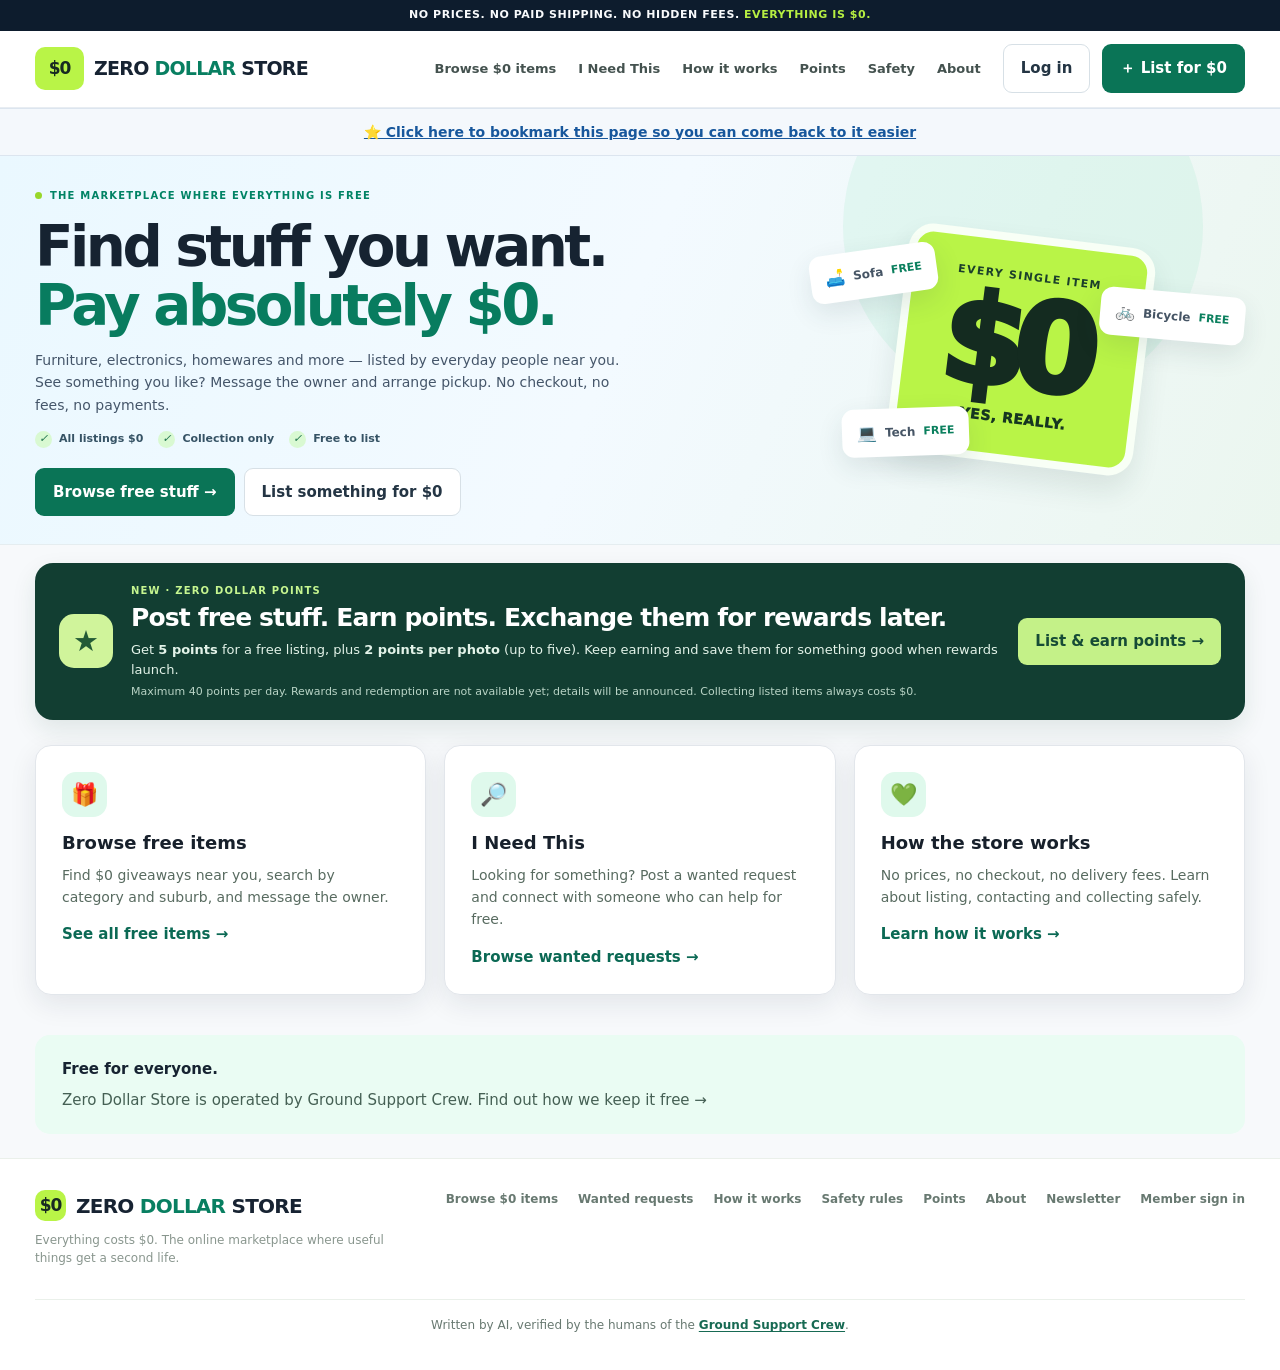
<file: index.html>
<!doctype html>
<html lang="en-AU">
<head>
<!-- Google tag (gtag.js) -->
<script async src="https://www.googletagmanager.com/gtag/js?id=G-P8K5Z5W0C9"></script>
<script>
  window.dataLayer = window.dataLayer || [];
  function gtag(){dataLayer.push(arguments);}
  gtag('js', new Date());
  gtag('config', 'G-P8K5Z5W0C9');
</script>

<script async src="https://pagead2.googlesyndication.com/pagead/js/adsbygoogle.js?client=ca-pub-9787434995644987"
     crossorigin="anonymous"></script>
  <meta charset="utf-8">
  <meta name="viewport" content="width=device-width, initial-scale=1">
  <meta name="theme-color" content="#123f36">
  <meta name="description" content="Zero Dollar Store — find and give away items for $0 in Australia.">
  <title>Home | Zero Dollar Store</title>
  <link rel="stylesheet" href="assets/styles.css?v=20261021-linkfix">
</head>
<body data-page="home">
  <div class="announcement">NO PRICES. NO PAID SHIPPING. NO HIDDEN FEES. <span>EVERYTHING IS $0.</span></div>
  <header class="header">
    <div class="container header-row">
      <a class="brand" href="index.html" aria-label="Zero Dollar Store home"><span class="brand-emblem" aria-hidden="true">$0</span><span class="brand-name">ZERO <strong>DOLLAR</strong> STORE</span></a>
      <nav class="nav" aria-label="Main navigation"><a href="browse.html">Browse $0 items</a><a href="wanted.html">I Need This</a><a href="how-it-works.html">How it works</a><a href="points.html">Points</a><a href="safety.html">Safety</a><a href="about.html">About</a></nav>
      <div class="header-actions"><button class="btn btn-ghost" id="loginTop">Log in</button><button class="btn btn-ghost" id="adminBell" type="button" hidden title="Administrator reviews">🛡️ Admin <span id="adminPendingCount">0</span></button><button class="btn" id="postTop">＋ List for $0</button><button class="mobile-menu" aria-label="Open navigation" id="mobileMenu">☰</button></div>
    </div>
  </header>
<div class="gsc-bookmark" style="text-align:center;padding:12px 16px;background:#f4f8fc;border-block:1px solid #dce5ef"><button type="button" class="gsc-bookmark-button" style="background:none;border:0;color:#17579c;text-decoration:underline;font:600 14px system-ui;cursor:pointer">⭐ Click here to bookmark this page so you can come back to it easier</button><p class="gsc-bookmark-help" role="status" aria-live="polite" style="display:none;font:14px/1.5 system-ui;margin:8px auto 0;max-width:600px"></p></div><main id="top">
    <div class="hero-wrap"><div class="container hero">
  <div class="hero-copy"><div class="eyebrow">THE MARKETPLACE WHERE EVERYTHING IS FREE</div><h1>Find stuff you want.<br><em>Pay absolutely $0.</em></h1><p class="hero-description">Furniture, electronics, homewares and more — listed by everyday people near you. See something you like? Message the owner and arrange pickup. No checkout, no fees, no payments.</p><div class="hero-features"><span><i class="check">✓</i> All listings $0</span><span><i class="check">✓</i> Collection only</span><span><i class="check">✓</i> Free to list</span></div><div class="hero-links"><a class="btn" href="browse.html">Browse free stuff →</a><button class="btn btn-ghost" id="heroPost" type="button">List something for $0</button></div></div>
  <div class="hero-graphic"><div class="zero-sign"><div class="zero-top">EVERY SINGLE ITEM</div><div class="zero-price">$0</div><div class="zero-bottom">YES, REALLY.</div></div><div class="hero-small one">🛋️ <span>Sofa</span> <b>FREE</b></div><div class="hero-small two">🚲 <span>Bicycle</span> <b>FREE</b></div><div class="hero-small three">💻 <span>Tech</span> <b>FREE</b></div></div>
</div></div>
<div class="container">
  <section class="points-promo" aria-label="Earn Zero Dollar Points by listing free items">
    <div class="points-promo-icon" aria-hidden="true">★</div>
    <div class="points-promo-copy">
      <div class="points-promo-kicker">New · Zero Dollar Points</div>
      <h2>Post free stuff. Earn points. Exchange them for rewards later.</h2>
      <p>Get <strong>5 points</strong> for a free listing, plus <strong>2 points per photo</strong> (up to five). Keep earning and save them for something good when rewards launch.</p>
      <small>Maximum 40 points per day. Rewards and redemption are not available yet; details will be announced. Collecting listed items always costs $0.</small>
    </div>
    <button type="button" class="btn" id="pointsPost">List &amp; earn points →</button>
  </section>
</div>
<section class="container page-card-grid" aria-label="Explore Zero Dollar Store">
<a class="page-card" href="browse.html"><div class="step-icon">🎁</div><h3>Browse free items</h3><p>Find $0 giveaways near you, search by category and suburb, and message the owner.</p><span class="read-more">See all free items →</span></a>
<a class="page-card" href="wanted.html"><div class="step-icon">🔎</div><h3>I Need This</h3><p>Looking for something? Post a wanted request and connect with someone who can help for free.</p><span class="read-more">Browse wanted requests →</span></a>
<a class="page-card" href="how-it-works.html"><div class="step-icon">💚</div><h3>How the store works</h3><p>No prices, no checkout, no delivery fees. Learn about listing, contacting and collecting safely.</p><span class="read-more">Learn how it works →</span></a>
</section>
<div class="container page-note"><strong>Free for everyone.</strong><p>Zero Dollar Store is operated by <a href="https://GroundSupportCrew.com">Ground Support Crew</a>. <a href="about.html">Find out how we keep it free →</a></p></div>
</main>

  <footer class="footer"><div class="container footer-row"><div><a class="brand" href="index.html"><span class="brand-emblem" aria-hidden="true">$0</span><span class="brand-name">ZERO <strong>DOLLAR</strong> STORE</span></a><p>Everything costs $0. The online marketplace where useful things get a second life.</p></div><div class="footer-nav"><a href="browse.html">Browse $0 items</a><a href="wanted.html">Wanted requests</a><a href="how-it-works.html">How it works</a><a href="safety.html">Safety rules</a><a href="points.html">Points</a><a href="about.html">About</a><a href="newsletter.html">Newsletter</a><a href="#" id="footerSignIn">Member sign in</a></div></div><div class="container footer-operator" style="text-align:center">Written by AI, verified by the humans of the <a href="https://groundsupportcrew.com" target="_blank" rel="noopener noreferrer">Ground Support Crew</a>.</div></footer>
  <div class="overlay" id="modalOverlay" role="dialog" aria-modal="true" aria-label="Dialog"><div class="modal" id="modalBody"></div></div><div class="toast" id="toast" role="status" aria-live="polite"></div>
<script type="module" src="assets/app.js?v=20261021-linkfix"></script>
<script>(function(){let b=document.querySelector(".gsc-bookmark-button"),h=document.querySelector(".gsc-bookmark-help");if(!b||!h)return;b.onclick=function(){let a=navigator.userAgent||"";h.textContent=/iPhone|iPad|iPod/i.test(a)?"Tap Share, then Add Bookmark.":/Android/i.test(a)?"Open the browser menu and choose Add to bookmarks.":/Macintosh|Mac OS X/i.test(a)?"Press Command (⌘) + D to bookmark this page.":"Press Ctrl + D to bookmark this page.";h.style.display="block"}})();</script></body>
</html>
</file>
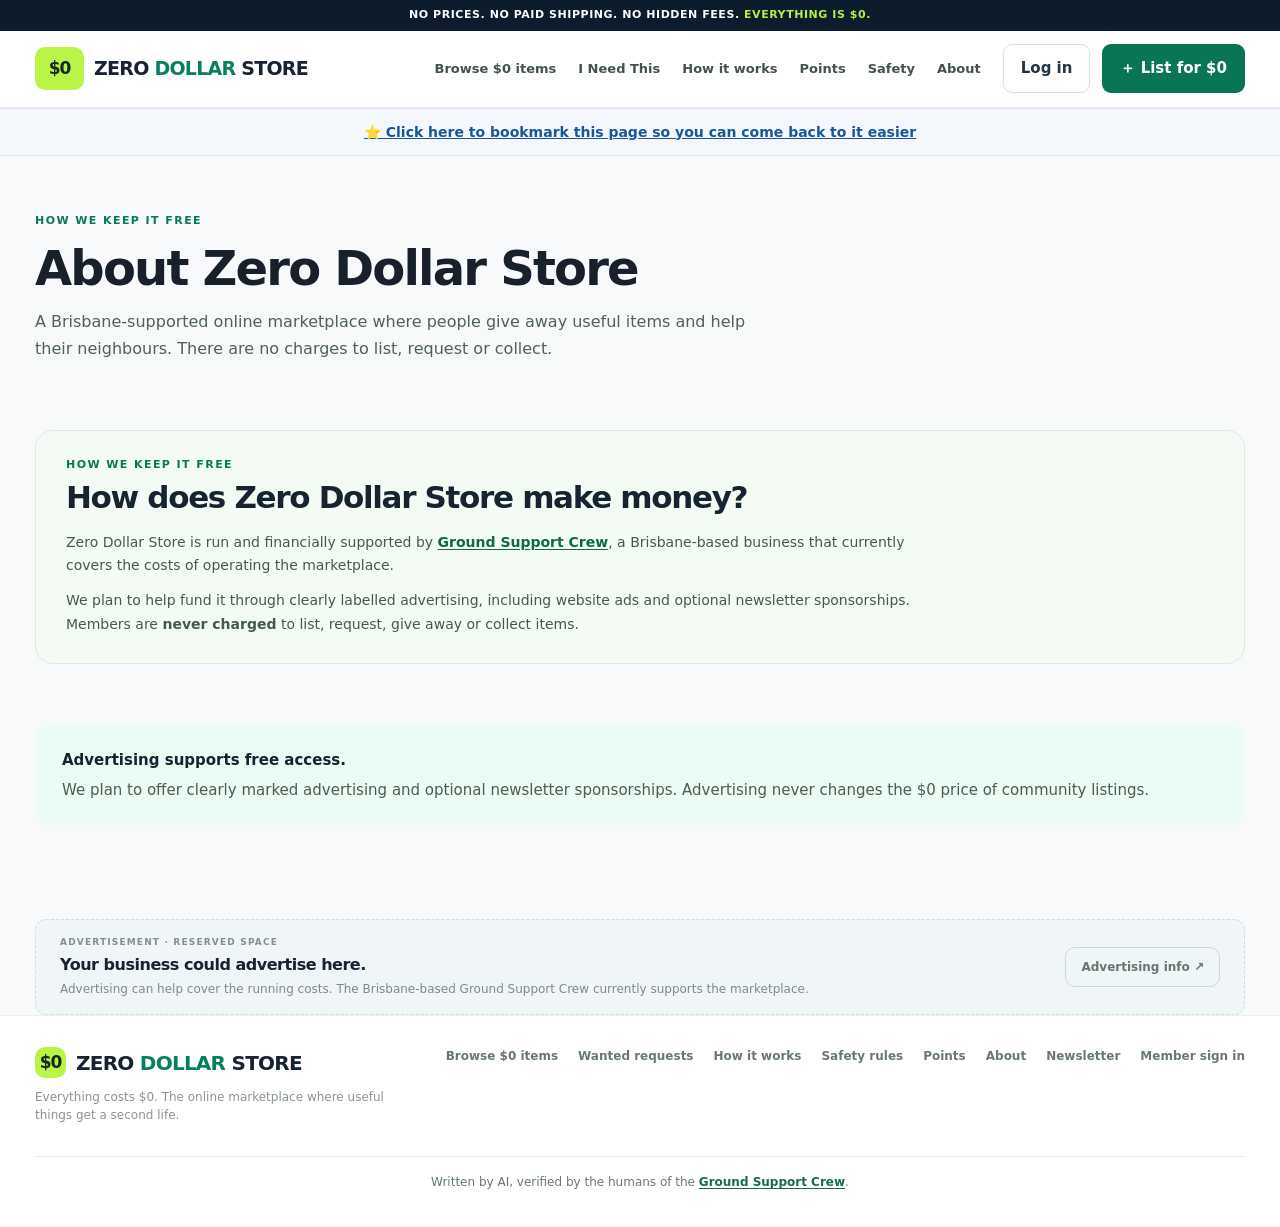
<file: about.html>
<!doctype html>
<html lang="en-AU">
<head>
<!-- Google tag (gtag.js) -->
<script async src="https://www.googletagmanager.com/gtag/js?id=G-P8K5Z5W0C9"></script>
<script>
  window.dataLayer = window.dataLayer || [];
  function gtag(){dataLayer.push(arguments);}
  gtag('js', new Date());
  gtag('config', 'G-P8K5Z5W0C9');
</script>

<script async src="https://pagead2.googlesyndication.com/pagead/js/adsbygoogle.js?client=ca-pub-9787434995644987"
     crossorigin="anonymous"></script>
  <meta charset="utf-8">
  <meta name="viewport" content="width=device-width, initial-scale=1">
  <meta name="theme-color" content="#123f36">
  <meta name="description" content="How Zero Dollar Store stays free with support from Ground Support Crew.">
  <title>About and funding | Zero Dollar Store</title>
  <link rel="stylesheet" href="assets/styles.css">
</head>
<body data-page="about">
  <div class="announcement">NO PRICES. NO PAID SHIPPING. NO HIDDEN FEES. <span>EVERYTHING IS $0.</span></div>
  <header class="header">
    <div class="container header-row">
      <a class="brand" href="index.html" aria-label="Zero Dollar Store home"><span class="brand-emblem" aria-hidden="true">$0</span><span class="brand-name">ZERO <strong>DOLLAR</strong> STORE</span></a>
      <nav class="nav" aria-label="Main navigation"><a href="browse.html">Browse $0 items</a><a href="wanted.html">I Need This</a><a href="how-it-works.html">How it works</a><a href="points.html">Points</a><a href="safety.html">Safety</a><a href="about.html">About</a></nav>
      <div class="header-actions"><button class="btn btn-ghost" id="loginTop">Log in</button><button class="btn btn-ghost" id="adminBell" type="button" hidden title="Administrator reviews">🛡️ Admin <span id="adminPendingCount">0</span></button><button class="btn" id="postTop">＋ List for $0</button><button class="mobile-menu" aria-label="Open navigation" id="mobileMenu">☰</button></div>
    </div>
  </header>
<div class="gsc-bookmark" style="text-align:center;padding:12px 16px;background:#f4f8fc;border-block:1px solid #dce5ef"><button type="button" class="gsc-bookmark-button" style="background:none;border:0;color:#17579c;text-decoration:underline;font:600 14px system-ui;cursor:pointer">⭐ Click here to bookmark this page so you can come back to it easier</button><p class="gsc-bookmark-help" role="status" aria-live="polite" style="display:none;font:14px/1.5 system-ui;margin:8px auto 0;max-width:600px"></p></div><main id="top">
<div class="container page-intro"><p class="kicker">HOW WE KEEP IT FREE</p><h1>About Zero Dollar Store</h1><p>A Brisbane-supported online marketplace where people give away useful items and help their neighbours. There are no charges to list, request or collect.</p></div>
    <section class="section container" id="funding" aria-labelledby="fundingHeading">
 <div class="funding-explainer">
  <p class="kicker">HOW WE KEEP IT FREE</p>
  <h2 class="section-title" id="fundingHeading">How does Zero Dollar Store make money?</h2>
  <p>Zero Dollar Store is run and financially supported by <a href="https://GroundSupportCrew.com" target="_blank" rel="noopener noreferrer">Ground Support Crew</a>, a Brisbane-based business that currently covers the costs of operating the marketplace.</p>
  <p>We plan to help fund it through clearly labelled advertising, including website ads and optional newsletter sponsorships. Members are <strong>never charged</strong> to list, request, give away or collect items.</p>
 </div>
</section>
<section class="container page-content"><div class="page-note"><strong>Advertising supports free access.</strong><p>We plan to offer clearly marked advertising and optional newsletter sponsorships. Advertising never changes the $0 price of community listings.</p></div></section>
    <div class="container"><section class="ad-wide" aria-label="Advertising space"><div><div class="ad-label">ADVERTISEMENT · RESERVED SPACE</div><h3>Your business could advertise here.</h3><p>Advertising can help cover the running costs. The Brisbane-based Ground Support Crew currently supports the marketplace.</p></div><button class="ad-outline" id="advertiseButton">Advertising info ↗</button></section></div>
</main>

  <footer class="footer"><div class="container footer-row"><div><a class="brand" href="index.html"><span class="brand-emblem" aria-hidden="true">$0</span><span class="brand-name">ZERO <strong>DOLLAR</strong> STORE</span></a><p>Everything costs $0. The online marketplace where useful things get a second life.</p></div><div class="footer-nav"><a href="browse.html">Browse $0 items</a><a href="wanted.html">Wanted requests</a><a href="how-it-works.html">How it works</a><a href="safety.html">Safety rules</a><a href="points.html">Points</a><a href="about.html">About</a><a href="newsletter.html">Newsletter</a><a href="#" id="footerSignIn">Member sign in</a></div></div><div class="container footer-operator" style="text-align:center">Written by AI, verified by the humans of the <a href="https://groundsupportcrew.com" target="_blank" rel="noopener noreferrer">Ground Support Crew</a>.</div></footer>
  <div class="overlay" id="modalOverlay" role="dialog" aria-modal="true" aria-label="Dialog"><div class="modal" id="modalBody"></div></div><div class="toast" id="toast" role="status" aria-live="polite"></div>
<script type="module" src="assets/app.js"></script>
<script>(function(){let b=document.querySelector(".gsc-bookmark-button"),h=document.querySelector(".gsc-bookmark-help");if(!b||!h)return;b.onclick=function(){let a=navigator.userAgent||"";h.textContent=/iPhone|iPad|iPod/i.test(a)?"Tap Share, then Add Bookmark.":/Android/i.test(a)?"Open the browser menu and choose Add to bookmarks.":/Macintosh|Mac OS X/i.test(a)?"Press Command (⌘) + D to bookmark this page.":"Press Ctrl + D to bookmark this page.";h.style.display="block"}})();</script></body>
</html>
</file>
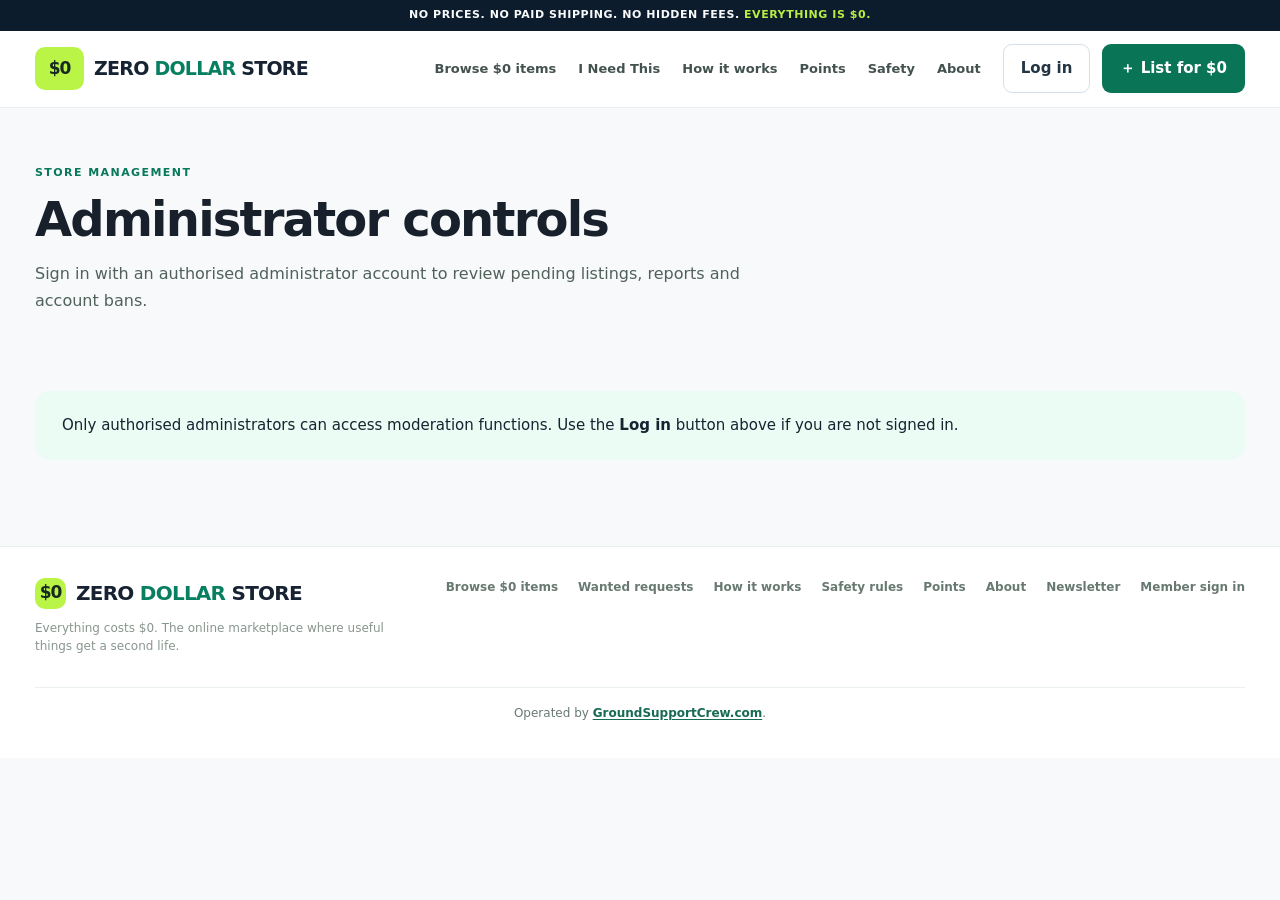
<file: admin.html>
<!doctype html>
<html lang="en-AU">
<head>
<script async src="https://pagead2.googlesyndication.com/pagead/js/adsbygoogle.js?client=ca-pub-9787434995644987"
     crossorigin="anonymous"></script>
  <meta charset="utf-8">
  <meta name="viewport" content="width=device-width, initial-scale=1">
  <meta name="theme-color" content="#123f36">
  <meta name="description" content="Administrator review tools for Zero Dollar Store.">
  <title>Admin controls | Zero Dollar Store</title>
  <link rel="stylesheet" href="assets/styles.css">
</head>
<body data-page="admin">
  <div class="announcement">NO PRICES. NO PAID SHIPPING. NO HIDDEN FEES. <span>EVERYTHING IS $0.</span></div>
  <header class="header">
    <div class="container header-row">
      <a class="brand" href="index.html" aria-label="Zero Dollar Store home"><span class="brand-emblem" aria-hidden="true">$0</span><span class="brand-name">ZERO <strong>DOLLAR</strong> STORE</span></a>
      <nav class="nav" aria-label="Main navigation"><a href="browse.html">Browse $0 items</a><a href="wanted.html">I Need This</a><a href="how-it-works.html">How it works</a><a href="points.html">Points</a><a href="safety.html">Safety</a><a href="about.html">About</a></nav>
      <div class="header-actions"><button class="btn btn-ghost" id="loginTop">Log in</button><button class="btn btn-ghost" id="adminBell" type="button" hidden title="Administrator reviews">🛡️ Admin <span id="adminPendingCount">0</span></button><button class="btn" id="postTop">＋ List for $0</button><button class="mobile-menu" aria-label="Open navigation" id="mobileMenu">☰</button></div>
    </div>
  </header>
<main id="top">
<div class="container page-intro"><p class="kicker">STORE MANAGEMENT</p><h1>Administrator controls</h1><p>Sign in with an authorised administrator account to review pending listings, reports and account bans.</p></div>
<section class="container page-content"><div class="page-note">Only authorised administrators can access moderation functions. Use the <strong>Log in</strong> button above if you are not signed in.</div></section>
</main>
  <section class="container admin-workspace" id="adminWorkspace" hidden aria-label="Administrator controls"><h2>🛡️ Administrator controls</h2><p id="adminWorkspaceIdentity"></p><button class="btn" id="adminWorkspaceButton" type="button">Review listings, requests, bans and reports →</button></section>
  <footer class="footer"><div class="container footer-row"><div><a class="brand" href="index.html"><span class="brand-emblem" aria-hidden="true">$0</span><span class="brand-name">ZERO <strong>DOLLAR</strong> STORE</span></a><p>Everything costs $0. The online marketplace where useful things get a second life.</p></div><div class="footer-nav"><a href="browse.html">Browse $0 items</a><a href="wanted.html">Wanted requests</a><a href="how-it-works.html">How it works</a><a href="safety.html">Safety rules</a><a href="points.html">Points</a><a href="about.html">About</a><a href="newsletter.html">Newsletter</a><a href="#" id="footerSignIn">Member sign in</a></div></div><div class="container footer-operator">Operated by <a href="https://GroundSupportCrew.com" target="_blank" rel="noopener noreferrer">GroundSupportCrew.com</a>.</div></footer>
  <div class="overlay" id="modalOverlay" role="dialog" aria-modal="true" aria-label="Dialog"><div class="modal" id="modalBody"></div></div><div class="toast" id="toast" role="status" aria-live="polite"></div>
<script type="module" src="assets/app.js"></script>
</body>
</html>
</file>
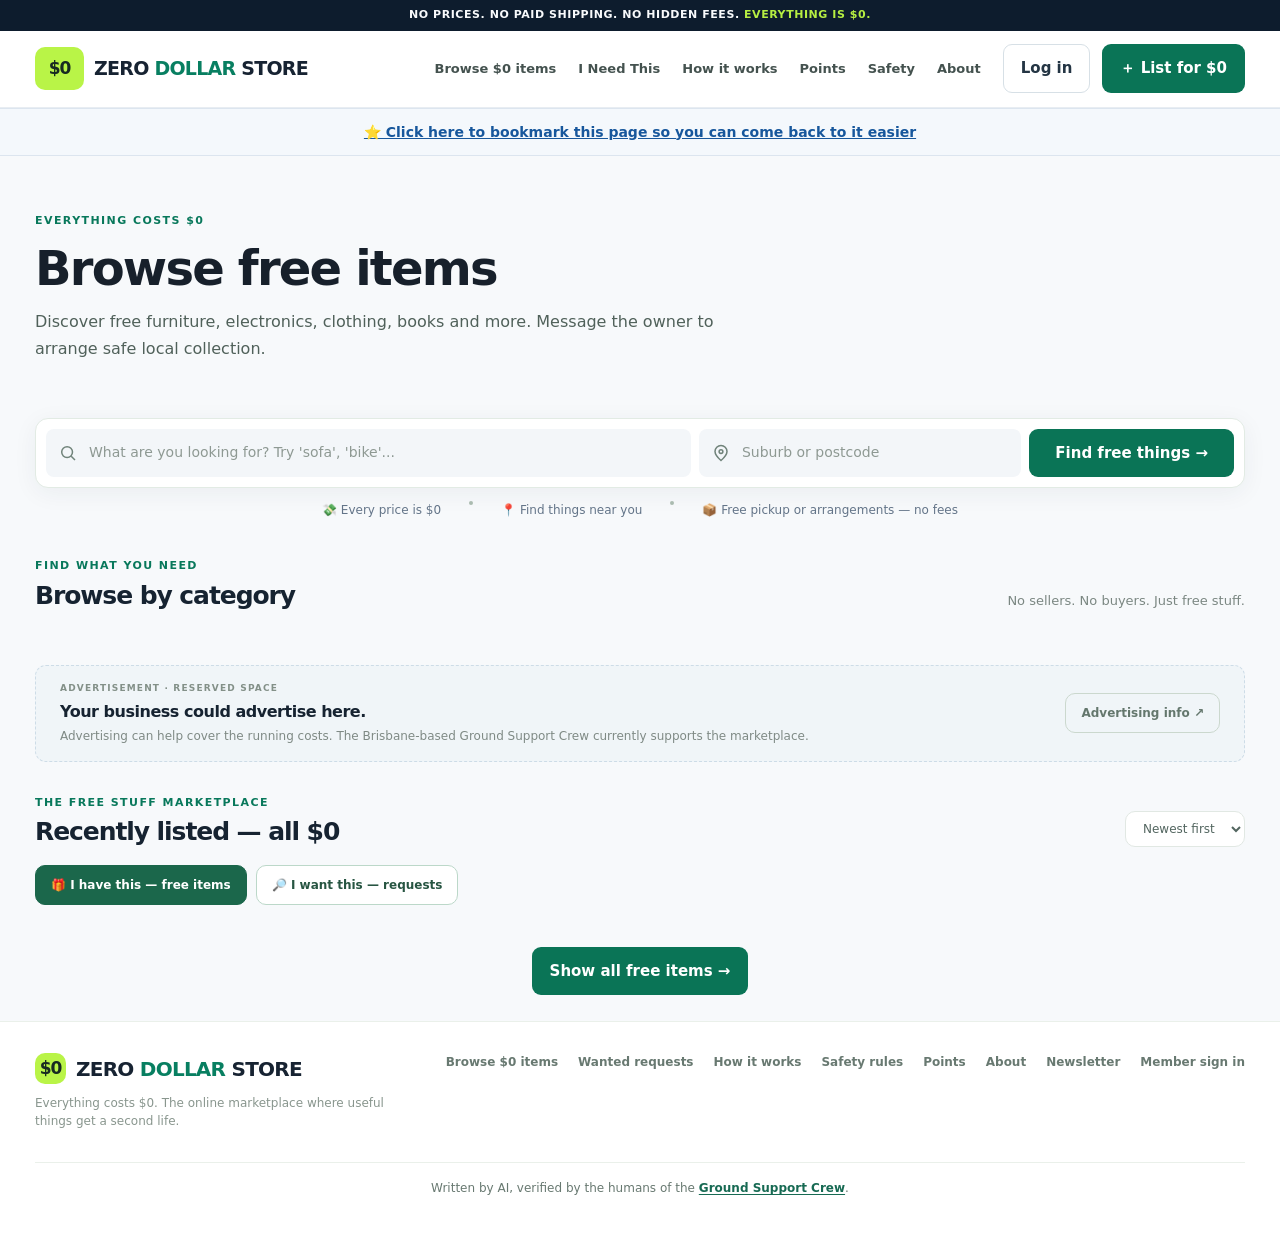
<file: browse.html>
<!doctype html>
<html lang="en-AU">
<head>
<!-- Google tag (gtag.js) -->
<script async src="https://www.googletagmanager.com/gtag/js?id=G-P8K5Z5W0C9"></script>
<script>
  window.dataLayer = window.dataLayer || [];
  function gtag(){dataLayer.push(arguments);}
  gtag('js', new Date());
  gtag('config', 'G-P8K5Z5W0C9');
</script>

<script async src="https://pagead2.googlesyndication.com/pagead/js/adsbygoogle.js?client=ca-pub-9787434995644987"
     crossorigin="anonymous"></script>
  <meta charset="utf-8">
  <meta name="viewport" content="width=device-width, initial-scale=1">
  <meta name="theme-color" content="#123f36">
  <meta name="description" content="Browse free items by category and location. Everything costs $0.">
  <title>Browse free items | Zero Dollar Store</title>
  <link rel="stylesheet" href="assets/styles.css?v=20261021-linkfix">
</head>
<body data-page="browse">
  <div class="announcement">NO PRICES. NO PAID SHIPPING. NO HIDDEN FEES. <span>EVERYTHING IS $0.</span></div>
  <header class="header">
    <div class="container header-row">
      <a class="brand" href="index.html" aria-label="Zero Dollar Store home"><span class="brand-emblem" aria-hidden="true">$0</span><span class="brand-name">ZERO <strong>DOLLAR</strong> STORE</span></a>
      <nav class="nav" aria-label="Main navigation"><a href="browse.html">Browse $0 items</a><a href="wanted.html">I Need This</a><a href="how-it-works.html">How it works</a><a href="points.html">Points</a><a href="safety.html">Safety</a><a href="about.html">About</a></nav>
      <div class="header-actions"><button class="btn btn-ghost" id="loginTop">Log in</button><button class="btn btn-ghost" id="adminBell" type="button" hidden title="Administrator reviews">🛡️ Admin <span id="adminPendingCount">0</span></button><button class="btn" id="postTop">＋ List for $0</button><button class="mobile-menu" aria-label="Open navigation" id="mobileMenu">☰</button></div>
    </div>
  </header>
<div class="gsc-bookmark" style="text-align:center;padding:12px 16px;background:#f4f8fc;border-block:1px solid #dce5ef"><button type="button" class="gsc-bookmark-button" style="background:none;border:0;color:#17579c;text-decoration:underline;font:600 14px system-ui;cursor:pointer">⭐ Click here to bookmark this page so you can come back to it easier</button><p class="gsc-bookmark-help" role="status" aria-live="polite" style="display:none;font:14px/1.5 system-ui;margin:8px auto 0;max-width:600px"></p></div><main id="top">
<div class="container page-intro"><p class="kicker">EVERYTHING COSTS $0</p><h1>Browse free items</h1><p>Discover free furniture, electronics, clothing, books and more. Message the owner to arrange safe local collection.</p></div>
<div class="search-shell"><div class="container"><form id="searchForm" class="search-bar">
      <label class="search-control"><svg viewBox="0 0 24 24" fill="none" stroke="currentColor" stroke-width="2" aria-hidden="true"><circle cx="10.8" cy="10.8" r="7.2"/><path d="m16.3 16.3 5 5"/></svg><input id="searchText" placeholder="What are you looking for? Try 'sofa', 'bike'..." aria-label="Search $0 listings"></label>
      <label class="search-control"><svg viewBox="0 0 24 24" fill="none" stroke="currentColor" stroke-width="2" aria-hidden="true"><path d="M20 10c0 5-8 12-8 12S4 15 4 10a8 8 0 1 1 16 0Z"/><circle cx="12" cy="10" r="2.5"/></svg><input id="searchArea" placeholder="Suburb or postcode" aria-label="Search suburb" value=""></label>
      <button type="submit" class="btn">Find free things →</button>
    </form><div class="trust-row"><span>💸 Every price is $0</span><span class="dot"></span><span>📍 Find things near you</span><span class="dot"></span><span>📦 Free pickup or arrangements — no fees</span></div></div></div>
    <section class="section container" id="categories"><div class="section-title-row"><div><p class="kicker">Find what you need</p><h2 class="section-title">Browse by category</h2></div><span class="muted">No sellers. No buyers. Just free stuff.</span></div><div class="categories" id="categoryGrid"></div></section>
    <div class="container"><section class="ad-wide" aria-label="Advertising space"><div><div class="ad-label">ADVERTISEMENT · RESERVED SPACE</div><h3>Your business could advertise here.</h3><p>Advertising can help cover the running costs. The Brisbane-based Ground Support Crew currently supports the marketplace.</p></div><button class="ad-outline" id="advertiseButton">Advertising info ↗</button></section></div>
<section class="section container browse" id="browse"><div class="browse-head"><div><p class="kicker">THE FREE STUFF MARKETPLACE</p><div class="browse-title-area"><h2 class="section-title" id="browseHeading">Recently listed — all $0</h2><span id="resultCount" class="result-count"></span></div></div><select class="sort" id="sortBy" aria-label="Sort listings"><option value="recent">Newest first</option><option value="alpha">A to Z</option></select></div><div class="listing-view-tabs" role="group" aria-label="Free items or wanted requests"><button type="button" data-listing-view="have" aria-pressed="true">🎁 I have this — free items</button><button type="button" data-listing-view="want" aria-pressed="false">🔎 I want this — requests</button></div><div class="items-grid" id="itemsGrid"></div><div class="more-wrap"><button class="btn btn-soft" id="resetButton">Show all free items →</button></div></section>
</main>

  <footer class="footer"><div class="container footer-row"><div><a class="brand" href="index.html"><span class="brand-emblem" aria-hidden="true">$0</span><span class="brand-name">ZERO <strong>DOLLAR</strong> STORE</span></a><p>Everything costs $0. The online marketplace where useful things get a second life.</p></div><div class="footer-nav"><a href="browse.html">Browse $0 items</a><a href="wanted.html">Wanted requests</a><a href="how-it-works.html">How it works</a><a href="safety.html">Safety rules</a><a href="points.html">Points</a><a href="about.html">About</a><a href="newsletter.html">Newsletter</a><a href="#" id="footerSignIn">Member sign in</a></div></div><div class="container footer-operator" style="text-align:center">Written by AI, verified by the humans of the <a href="https://groundsupportcrew.com" target="_blank" rel="noopener noreferrer">Ground Support Crew</a>.</div></footer>
  <div class="overlay" id="modalOverlay" role="dialog" aria-modal="true" aria-label="Dialog"><div class="modal" id="modalBody"></div></div><div class="toast" id="toast" role="status" aria-live="polite"></div>
<script type="module" src="assets/app.js?v=20261021-linkfix"></script>
<script>(function(){let b=document.querySelector(".gsc-bookmark-button"),h=document.querySelector(".gsc-bookmark-help");if(!b||!h)return;b.onclick=function(){let a=navigator.userAgent||"";h.textContent=/iPhone|iPad|iPod/i.test(a)?"Tap Share, then Add Bookmark.":/Android/i.test(a)?"Open the browser menu and choose Add to bookmarks.":/Macintosh|Mac OS X/i.test(a)?"Press Command (⌘) + D to bookmark this page.":"Press Ctrl + D to bookmark this page.";h.style.display="block"}})();</script></body>
</html>
</file>
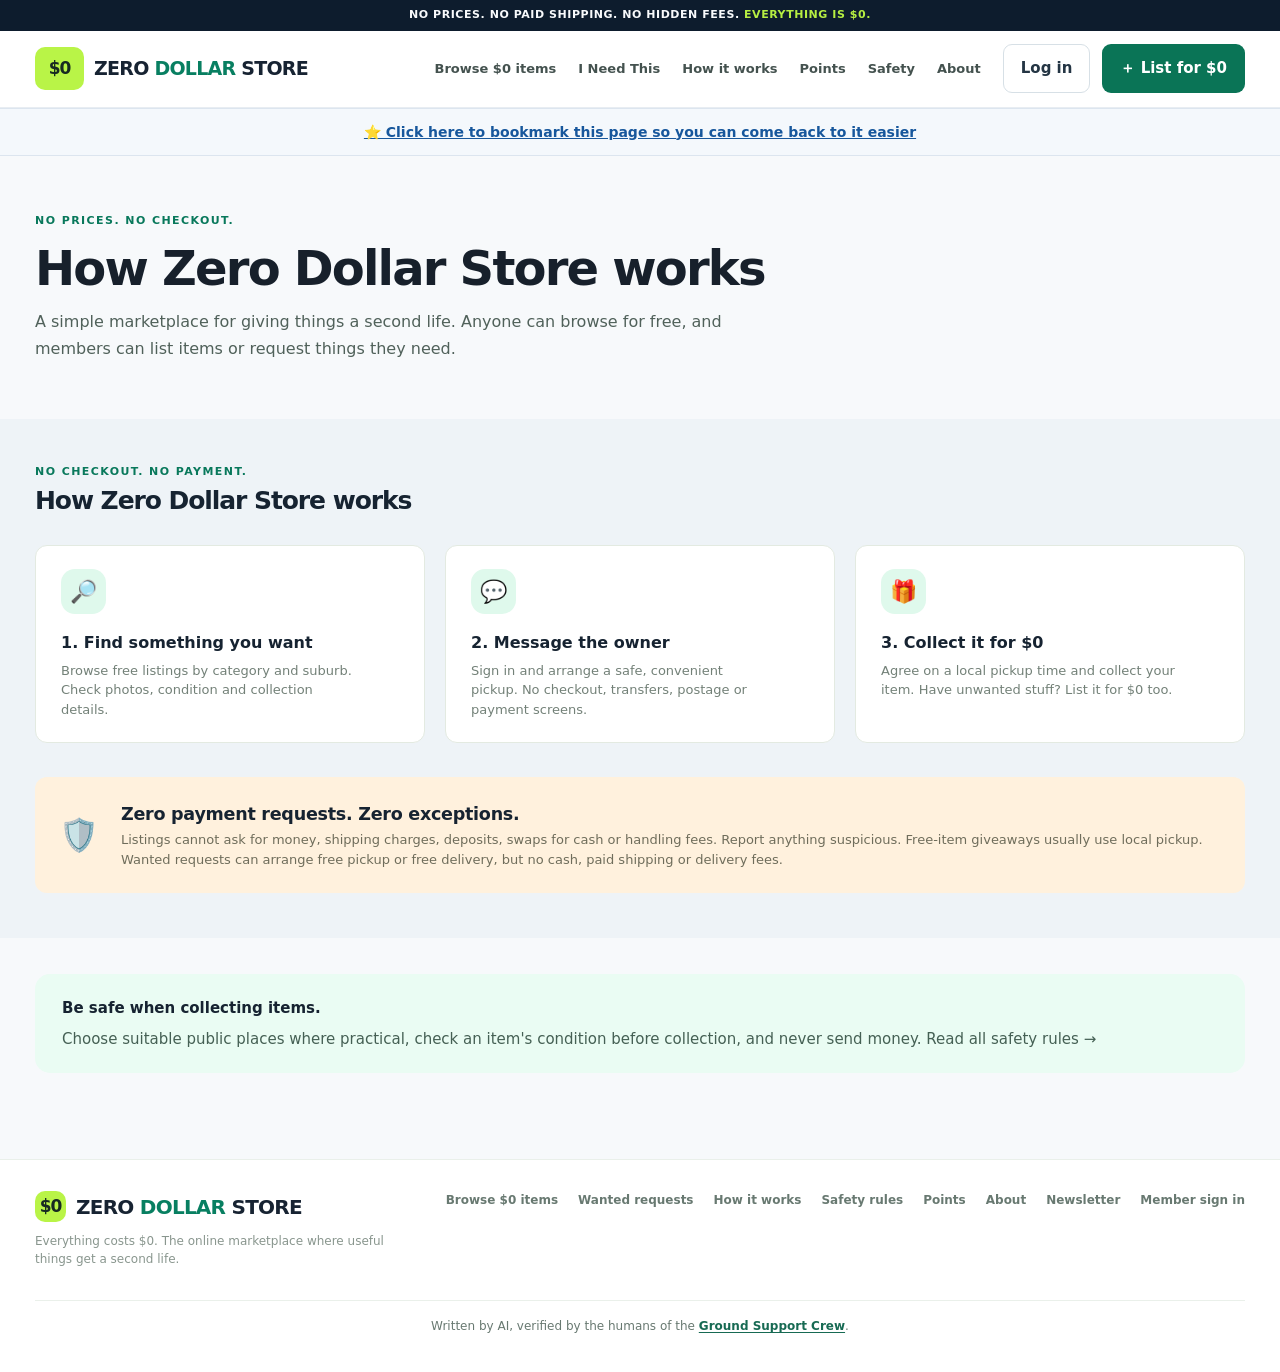
<file: how-it-works.html>
<!doctype html>
<html lang="en-AU">
<head>
<!-- Google tag (gtag.js) -->
<script async src="https://www.googletagmanager.com/gtag/js?id=G-P8K5Z5W0C9"></script>
<script>
  window.dataLayer = window.dataLayer || [];
  function gtag(){dataLayer.push(arguments);}
  gtag('js', new Date());
  gtag('config', 'G-P8K5Z5W0C9');
</script>

<script async src="https://pagead2.googlesyndication.com/pagead/js/adsbygoogle.js?client=ca-pub-9787434995644987"
     crossorigin="anonymous"></script>
  <meta charset="utf-8">
  <meta name="viewport" content="width=device-width, initial-scale=1">
  <meta name="theme-color" content="#123f36">
  <meta name="description" content="How to find, message and collect items for $0.">
  <title>How it works | Zero Dollar Store</title>
  <link rel="stylesheet" href="assets/styles.css">
</head>
<body data-page="how">
  <div class="announcement">NO PRICES. NO PAID SHIPPING. NO HIDDEN FEES. <span>EVERYTHING IS $0.</span></div>
  <header class="header">
    <div class="container header-row">
      <a class="brand" href="index.html" aria-label="Zero Dollar Store home"><span class="brand-emblem" aria-hidden="true">$0</span><span class="brand-name">ZERO <strong>DOLLAR</strong> STORE</span></a>
      <nav class="nav" aria-label="Main navigation"><a href="browse.html">Browse $0 items</a><a href="wanted.html">I Need This</a><a href="how-it-works.html">How it works</a><a href="points.html">Points</a><a href="safety.html">Safety</a><a href="about.html">About</a></nav>
      <div class="header-actions"><button class="btn btn-ghost" id="loginTop">Log in</button><button class="btn btn-ghost" id="adminBell" type="button" hidden title="Administrator reviews">🛡️ Admin <span id="adminPendingCount">0</span></button><button class="btn" id="postTop">＋ List for $0</button><button class="mobile-menu" aria-label="Open navigation" id="mobileMenu">☰</button></div>
    </div>
  </header>
<div class="gsc-bookmark" style="text-align:center;padding:12px 16px;background:#f4f8fc;border-block:1px solid #dce5ef"><button type="button" class="gsc-bookmark-button" style="background:none;border:0;color:#17579c;text-decoration:underline;font:600 14px system-ui;cursor:pointer">⭐ Click here to bookmark this page so you can come back to it easier</button><p class="gsc-bookmark-help" role="status" aria-live="polite" style="display:none;font:14px/1.5 system-ui;margin:8px auto 0;max-width:600px"></p></div><main id="top">
<div class="container page-intro"><p class="kicker">NO PRICES. NO CHECKOUT.</p><h1>How Zero Dollar Store works</h1><p>A simple marketplace for giving things a second life. Anyone can browse for free, and members can list items or request things they need.</p></div>
    <section class="how-section" id="how"><div class="container"><p class="kicker">NO CHECKOUT. NO PAYMENT.</p><h2 class="section-title">How Zero Dollar Store works</h2><div class="how-grid"><article class="step"><div class="step-icon">🔎</div><h3>1. Find something you want</h3><p>Browse free listings by category and suburb. Check photos, condition and collection details.</p></article><article class="step"><div class="step-icon">💬</div><h3>2. Message the owner</h3><p>Sign in and arrange a safe, convenient pickup. No checkout, transfers, postage or payment screens.</p></article><article class="step"><div class="step-icon">🎁</div><h3>3. Collect it for $0</h3><p>Agree on a local pickup time and collect your item. Have unwanted stuff? List it for $0 too.</p></article></div><div class="security" id="safety-preview"><span class="security-icon">🛡️</span><div><h3>Zero payment requests. Zero exceptions.</h3><p>Listings cannot ask for money, shipping charges, deposits, swaps for cash or handling fees. Report anything suspicious. Free-item giveaways usually use local pickup. Wanted requests can arrange free pickup or free delivery, but no cash, paid shipping or delivery fees.</p></div></div></div></section>
<section class="container page-content"><div class="page-note"><strong>Be safe when collecting items.</strong><p>Choose suitable public places where practical, check an item's condition before collection, and never send money. <a href="safety.html">Read all safety rules →</a></p></div></section>
</main>

  <footer class="footer"><div class="container footer-row"><div><a class="brand" href="index.html"><span class="brand-emblem" aria-hidden="true">$0</span><span class="brand-name">ZERO <strong>DOLLAR</strong> STORE</span></a><p>Everything costs $0. The online marketplace where useful things get a second life.</p></div><div class="footer-nav"><a href="browse.html">Browse $0 items</a><a href="wanted.html">Wanted requests</a><a href="how-it-works.html">How it works</a><a href="safety.html">Safety rules</a><a href="points.html">Points</a><a href="about.html">About</a><a href="newsletter.html">Newsletter</a><a href="#" id="footerSignIn">Member sign in</a></div></div><div class="container footer-operator" style="text-align:center">Written by AI, verified by the humans of the <a href="https://groundsupportcrew.com" target="_blank" rel="noopener noreferrer">Ground Support Crew</a>.</div></footer>
  <div class="overlay" id="modalOverlay" role="dialog" aria-modal="true" aria-label="Dialog"><div class="modal" id="modalBody"></div></div><div class="toast" id="toast" role="status" aria-live="polite"></div>
<script type="module" src="assets/app.js"></script>
<script>(function(){let b=document.querySelector(".gsc-bookmark-button"),h=document.querySelector(".gsc-bookmark-help");if(!b||!h)return;b.onclick=function(){let a=navigator.userAgent||"";h.textContent=/iPhone|iPad|iPod/i.test(a)?"Tap Share, then Add Bookmark.":/Android/i.test(a)?"Open the browser menu and choose Add to bookmarks.":/Macintosh|Mac OS X/i.test(a)?"Press Command (⌘) + D to bookmark this page.":"Press Ctrl + D to bookmark this page.";h.style.display="block"}})();</script></body>
</html>
</file>
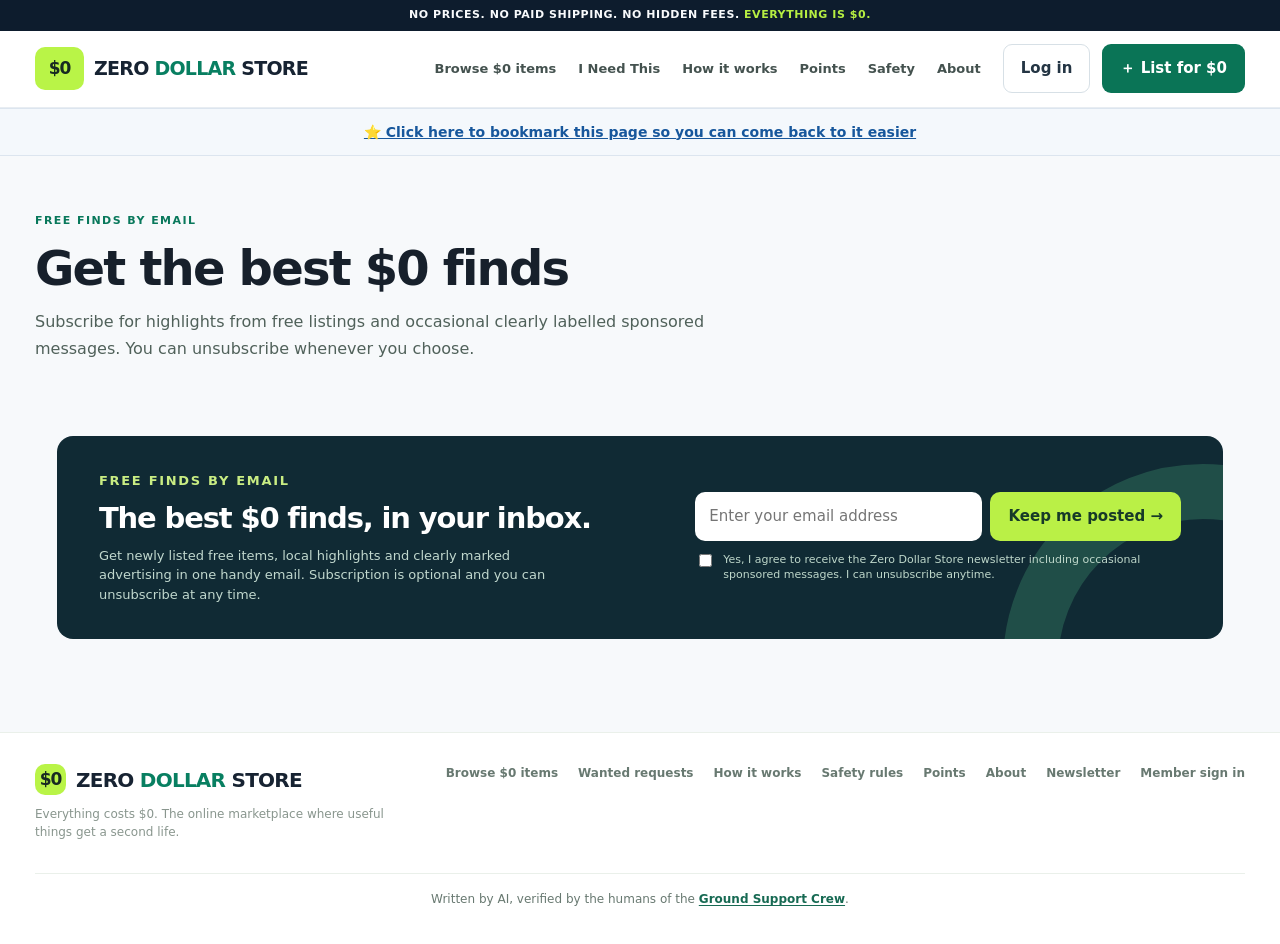
<file: newsletter.html>
<!doctype html>
<html lang="en-AU">
<head>
<!-- Google tag (gtag.js) -->
<script async src="https://www.googletagmanager.com/gtag/js?id=G-P8K5Z5W0C9"></script>
<script>
  window.dataLayer = window.dataLayer || [];
  function gtag(){dataLayer.push(arguments);}
  gtag('js', new Date());
  gtag('config', 'G-P8K5Z5W0C9');
</script>

<script async src="https://pagead2.googlesyndication.com/pagead/js/adsbygoogle.js?client=ca-pub-9787434995644987"
     crossorigin="anonymous"></script>
  <meta charset="utf-8">
  <meta name="viewport" content="width=device-width, initial-scale=1">
  <meta name="theme-color" content="#123f36">
  <meta name="description" content="Optional newsletters featuring free finds and labelled advertising.">
  <title>Free finds newsletter | Zero Dollar Store</title>
  <link rel="stylesheet" href="assets/styles.css">
</head>
<body data-page="newsletter">
  <div class="announcement">NO PRICES. NO PAID SHIPPING. NO HIDDEN FEES. <span>EVERYTHING IS $0.</span></div>
  <header class="header">
    <div class="container header-row">
      <a class="brand" href="index.html" aria-label="Zero Dollar Store home"><span class="brand-emblem" aria-hidden="true">$0</span><span class="brand-name">ZERO <strong>DOLLAR</strong> STORE</span></a>
      <nav class="nav" aria-label="Main navigation"><a href="browse.html">Browse $0 items</a><a href="wanted.html">I Need This</a><a href="how-it-works.html">How it works</a><a href="points.html">Points</a><a href="safety.html">Safety</a><a href="about.html">About</a></nav>
      <div class="header-actions"><button class="btn btn-ghost" id="loginTop">Log in</button><button class="btn btn-ghost" id="adminBell" type="button" hidden title="Administrator reviews">🛡️ Admin <span id="adminPendingCount">0</span></button><button class="btn" id="postTop">＋ List for $0</button><button class="mobile-menu" aria-label="Open navigation" id="mobileMenu">☰</button></div>
    </div>
  </header>
<div class="gsc-bookmark" style="text-align:center;padding:12px 16px;background:#f4f8fc;border-block:1px solid #dce5ef"><button type="button" class="gsc-bookmark-button" style="background:none;border:0;color:#17579c;text-decoration:underline;font:600 14px system-ui;cursor:pointer">⭐ Click here to bookmark this page so you can come back to it easier</button><p class="gsc-bookmark-help" role="status" aria-live="polite" style="display:none;font:14px/1.5 system-ui;margin:8px auto 0;max-width:600px"></p></div><main id="top">
<div class="container page-intro"><p class="kicker">FREE FINDS BY EMAIL</p><h1>Get the best $0 finds</h1><p>Subscribe for highlights from free listings and occasional clearly labelled sponsored messages. You can unsubscribe whenever you choose.</p></div>
<div class="container page-content">    <div class="container"><section class="newsletter"><div><p class="kicker newsletter-kicker">FREE FINDS BY EMAIL</p><h2>The best $0 finds, in your inbox.</h2><p>Get newly listed free items, local highlights and clearly marked advertising in one handy email. Subscription is optional and you can unsubscribe at any time.</p></div><form id="newsletterForm"><div class="newsletter-fields"><input type="email" id="newsletterEmail" placeholder="Enter your email address" aria-label="Newsletter email" required><button class="btn" type="submit">Keep me posted →</button></div><label><input id="newsletterConsent" type="checkbox" required>Yes, I agree to receive the Zero Dollar Store newsletter including occasional sponsored messages. I can unsubscribe anytime.</label></form></section></div></div>
</main>

  <footer class="footer"><div class="container footer-row"><div><a class="brand" href="index.html"><span class="brand-emblem" aria-hidden="true">$0</span><span class="brand-name">ZERO <strong>DOLLAR</strong> STORE</span></a><p>Everything costs $0. The online marketplace where useful things get a second life.</p></div><div class="footer-nav"><a href="browse.html">Browse $0 items</a><a href="wanted.html">Wanted requests</a><a href="how-it-works.html">How it works</a><a href="safety.html">Safety rules</a><a href="points.html">Points</a><a href="about.html">About</a><a href="newsletter.html">Newsletter</a><a href="#" id="footerSignIn">Member sign in</a></div></div><div class="container footer-operator" style="text-align:center">Written by AI, verified by the humans of the <a href="https://groundsupportcrew.com" target="_blank" rel="noopener noreferrer">Ground Support Crew</a>.</div></footer>
  <div class="overlay" id="modalOverlay" role="dialog" aria-modal="true" aria-label="Dialog"><div class="modal" id="modalBody"></div></div><div class="toast" id="toast" role="status" aria-live="polite"></div>
<script type="module" src="assets/app.js"></script>
<script>(function(){let b=document.querySelector(".gsc-bookmark-button"),h=document.querySelector(".gsc-bookmark-help");if(!b||!h)return;b.onclick=function(){let a=navigator.userAgent||"";h.textContent=/iPhone|iPad|iPod/i.test(a)?"Tap Share, then Add Bookmark.":/Android/i.test(a)?"Open the browser menu and choose Add to bookmarks.":/Macintosh|Mac OS X/i.test(a)?"Press Command (⌘) + D to bookmark this page.":"Press Ctrl + D to bookmark this page.";h.style.display="block"}})();</script></body>
</html>
</file>
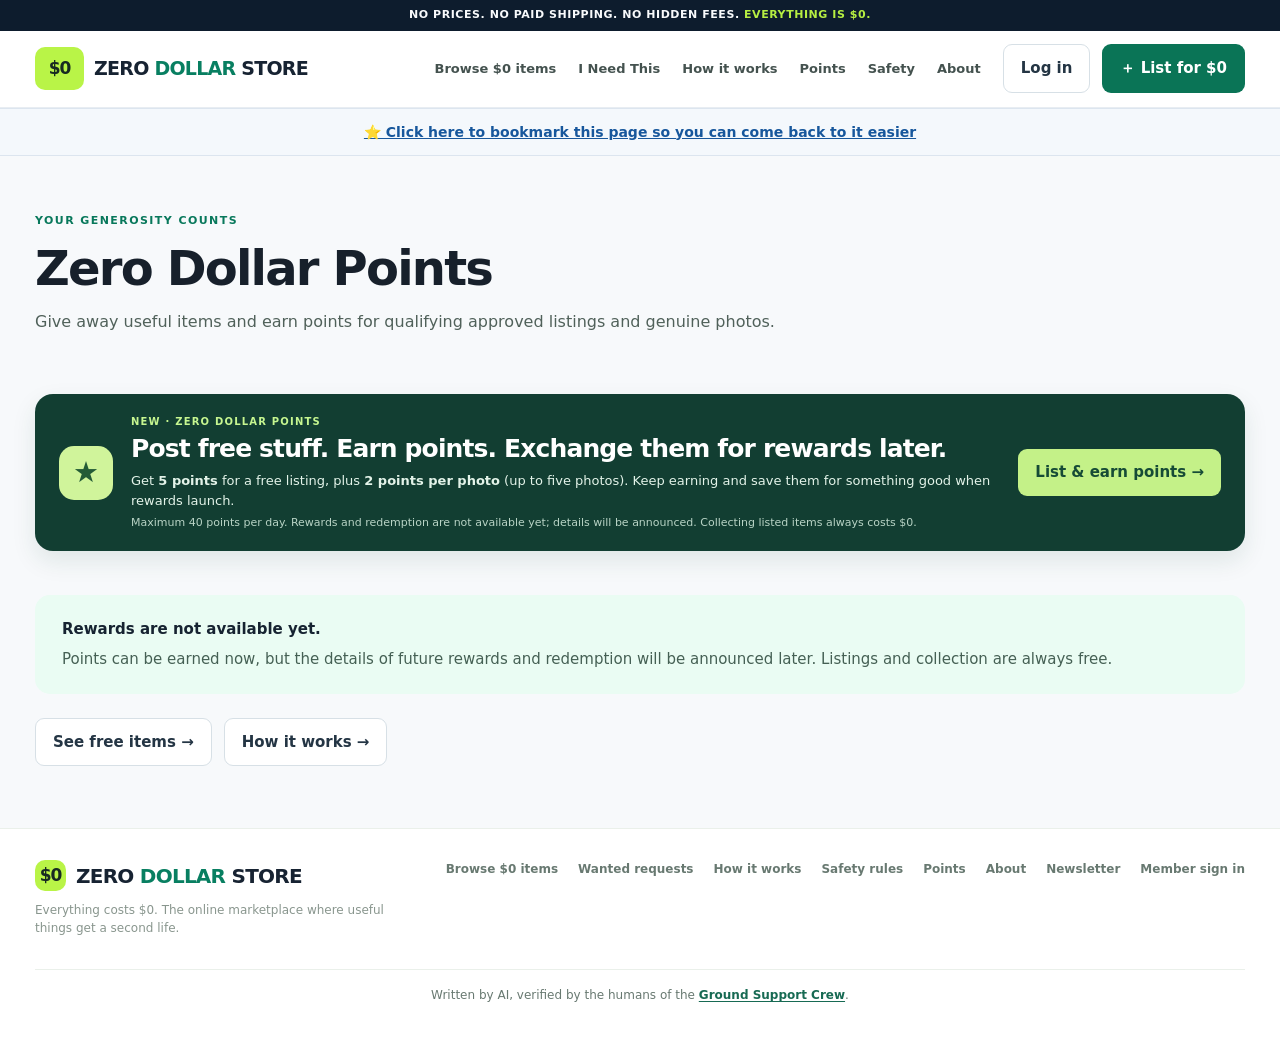
<file: points.html>
<!doctype html>
<html lang="en-AU">
<head>
<!-- Google tag (gtag.js) -->
<script async src="https://www.googletagmanager.com/gtag/js?id=G-P8K5Z5W0C9"></script>
<script>
  window.dataLayer = window.dataLayer || [];
  function gtag(){dataLayer.push(arguments);}
  gtag('js', new Date());
  gtag('config', 'G-P8K5Z5W0C9');
</script>

<script async src="https://pagead2.googlesyndication.com/pagead/js/adsbygoogle.js?client=ca-pub-9787434995644987"
     crossorigin="anonymous"></script>
  <meta charset="utf-8">
  <meta name="viewport" content="width=device-width, initial-scale=1">
  <meta name="theme-color" content="#123f36">
  <meta name="description" content="Learn how to earn points by giving away free items.">
  <title>Zero Dollar Points | Zero Dollar Store</title>
  <link rel="stylesheet" href="assets/styles.css">
</head>
<body data-page="points">
  <div class="announcement">NO PRICES. NO PAID SHIPPING. NO HIDDEN FEES. <span>EVERYTHING IS $0.</span></div>
  <header class="header">
    <div class="container header-row">
      <a class="brand" href="index.html" aria-label="Zero Dollar Store home"><span class="brand-emblem" aria-hidden="true">$0</span><span class="brand-name">ZERO <strong>DOLLAR</strong> STORE</span></a>
      <nav class="nav" aria-label="Main navigation"><a href="browse.html">Browse $0 items</a><a href="wanted.html">I Need This</a><a href="how-it-works.html">How it works</a><a href="points.html">Points</a><a href="safety.html">Safety</a><a href="about.html">About</a></nav>
      <div class="header-actions"><button class="btn btn-ghost" id="loginTop">Log in</button><button class="btn btn-ghost" id="adminBell" type="button" hidden title="Administrator reviews">🛡️ Admin <span id="adminPendingCount">0</span></button><button class="btn" id="postTop">＋ List for $0</button><button class="mobile-menu" aria-label="Open navigation" id="mobileMenu">☰</button></div>
    </div>
  </header>
<div class="gsc-bookmark" style="text-align:center;padding:12px 16px;background:#f4f8fc;border-block:1px solid #dce5ef"><button type="button" class="gsc-bookmark-button" style="background:none;border:0;color:#17579c;text-decoration:underline;font:600 14px system-ui;cursor:pointer">⭐ Click here to bookmark this page so you can come back to it easier</button><p class="gsc-bookmark-help" role="status" aria-live="polite" style="display:none;font:14px/1.5 system-ui;margin:8px auto 0;max-width:600px"></p></div><main id="top">
<div class="container page-intro"><p class="kicker">YOUR GENEROSITY COUNTS</p><h1>Zero Dollar Points</h1><p>Give away useful items and earn points for qualifying approved listings and genuine photos.</p></div>
<div class="container">
  <section class="points-promo" aria-label="Earn Zero Dollar Points by listing free items">
    <div class="points-promo-icon" aria-hidden="true">★</div>
    <div class="points-promo-copy">
      <div class="points-promo-kicker">New · Zero Dollar Points</div>
      <h2>Post free stuff. Earn points. Exchange them for rewards later.</h2>
      <p>Get <strong>5 points</strong> for a free listing, plus <strong>2 points per photo</strong> (up to five photos). Keep earning and save them for something good when rewards launch.</p>
      <small>Maximum 40 points per day. Rewards and redemption are not available yet; details will be announced. Collecting listed items always costs $0.</small>
    </div>
    <button type="button" class="btn" id="pointsPost">List &amp; earn points →</button>
  </section>
</div>
<section class="container page-content"><div class="page-note"><strong>Rewards are not available yet.</strong><p>Points can be earned now, but the details of future rewards and redemption will be announced later. Listings and collection are always free.</p></div><div class="page-actions"><a class="btn btn-ghost" href="browse.html">See free items →</a><a class="btn btn-ghost" href="how-it-works.html">How it works →</a></div></section>
</main>

  <footer class="footer"><div class="container footer-row"><div><a class="brand" href="index.html"><span class="brand-emblem" aria-hidden="true">$0</span><span class="brand-name">ZERO <strong>DOLLAR</strong> STORE</span></a><p>Everything costs $0. The online marketplace where useful things get a second life.</p></div><div class="footer-nav"><a href="browse.html">Browse $0 items</a><a href="wanted.html">Wanted requests</a><a href="how-it-works.html">How it works</a><a href="safety.html">Safety rules</a><a href="points.html">Points</a><a href="about.html">About</a><a href="newsletter.html">Newsletter</a><a href="#" id="footerSignIn">Member sign in</a></div></div><div class="container footer-operator" style="text-align:center">Written by AI, verified by the humans of the <a href="https://groundsupportcrew.com" target="_blank" rel="noopener noreferrer">Ground Support Crew</a>.</div></footer>
  <div class="overlay" id="modalOverlay" role="dialog" aria-modal="true" aria-label="Dialog"><div class="modal" id="modalBody"></div></div><div class="toast" id="toast" role="status" aria-live="polite"></div>
<script type="module" src="assets/app.js"></script>
<script>(function(){let b=document.querySelector(".gsc-bookmark-button"),h=document.querySelector(".gsc-bookmark-help");if(!b||!h)return;b.onclick=function(){let a=navigator.userAgent||"";h.textContent=/iPhone|iPad|iPod/i.test(a)?"Tap Share, then Add Bookmark.":/Android/i.test(a)?"Open the browser menu and choose Add to bookmarks.":/Macintosh|Mac OS X/i.test(a)?"Press Command (⌘) + D to bookmark this page.":"Press Ctrl + D to bookmark this page.";h.style.display="block"}})();</script></body>
</html>
</file>
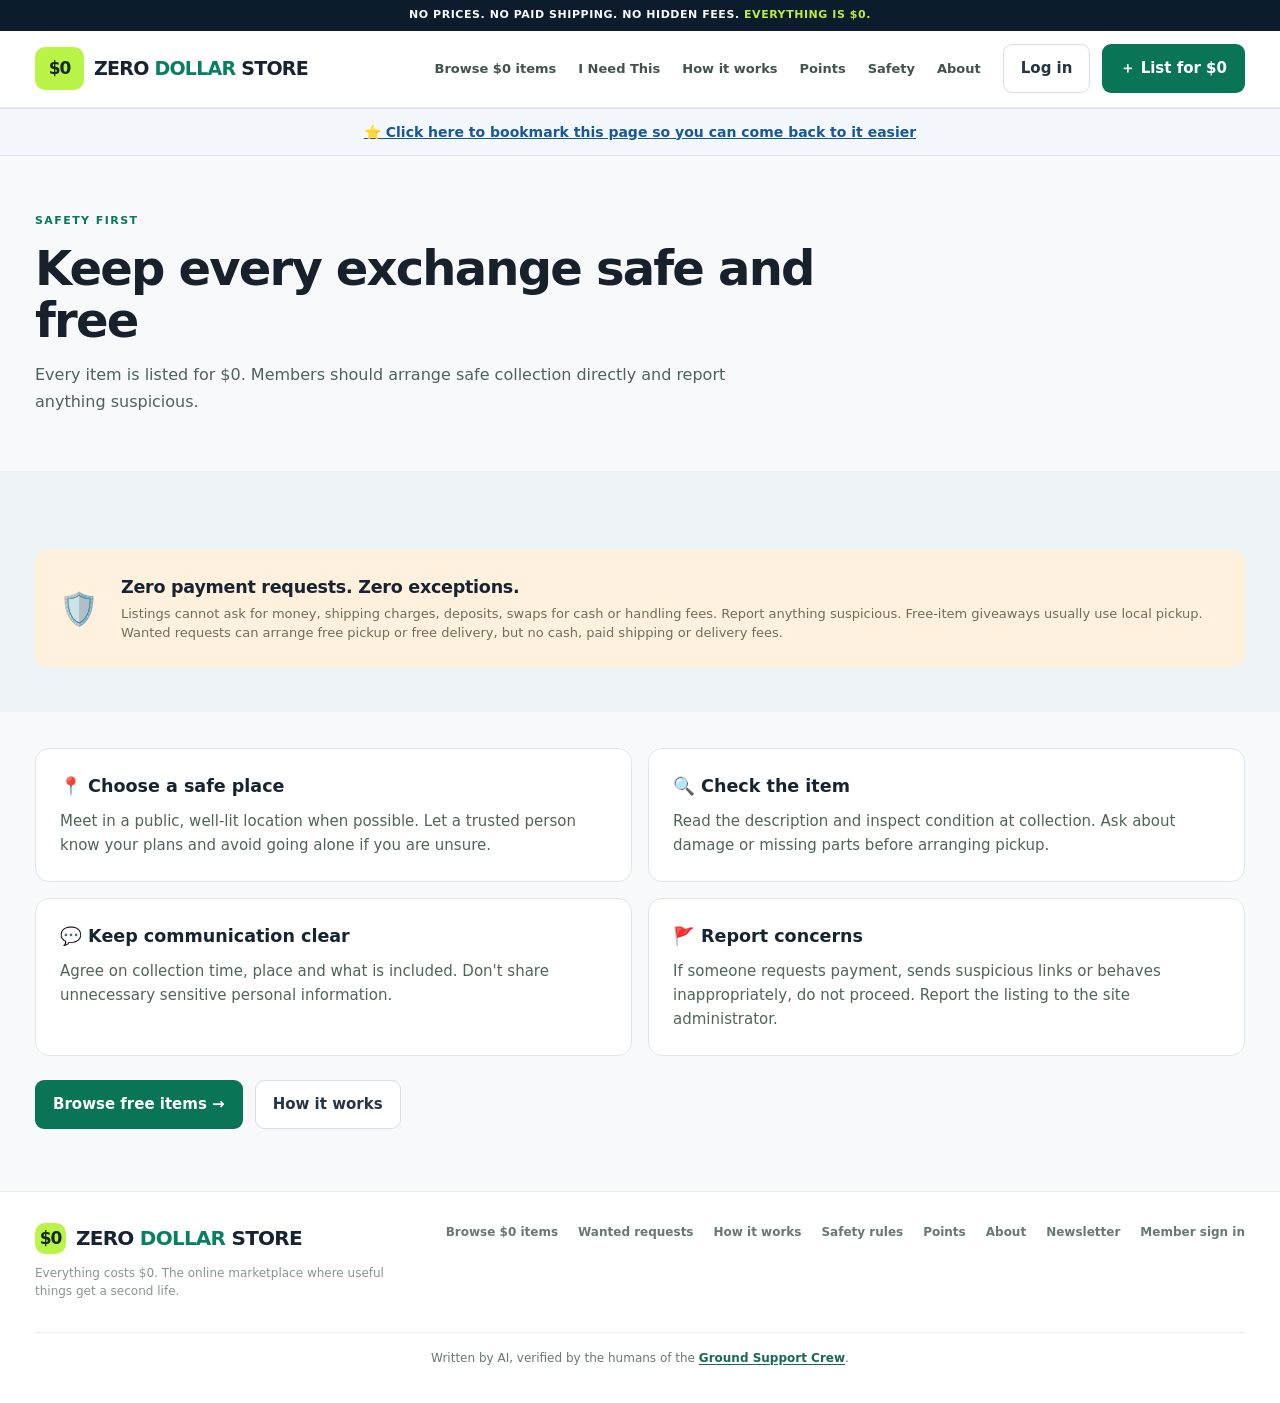
<file: safety.html>
<!doctype html>
<html lang="en-AU">
<head>
<!-- Google tag (gtag.js) -->
<script async src="https://www.googletagmanager.com/gtag/js?id=G-P8K5Z5W0C9"></script>
<script>
  window.dataLayer = window.dataLayer || [];
  function gtag(){dataLayer.push(arguments);}
  gtag('js', new Date());
  gtag('config', 'G-P8K5Z5W0C9');
</script>

<script async src="https://pagead2.googlesyndication.com/pagead/js/adsbygoogle.js?client=ca-pub-9787434995644987"
     crossorigin="anonymous"></script>
  <meta charset="utf-8">
  <meta name="viewport" content="width=device-width, initial-scale=1">
  <meta name="theme-color" content="#123f36">
  <meta name="description" content="Safety rules for listings, requests and local pickups.">
  <title>Safety rules | Zero Dollar Store</title>
  <link rel="stylesheet" href="assets/styles.css">
</head>
<body data-page="safety">
  <div class="announcement">NO PRICES. NO PAID SHIPPING. NO HIDDEN FEES. <span>EVERYTHING IS $0.</span></div>
  <header class="header">
    <div class="container header-row">
      <a class="brand" href="index.html" aria-label="Zero Dollar Store home"><span class="brand-emblem" aria-hidden="true">$0</span><span class="brand-name">ZERO <strong>DOLLAR</strong> STORE</span></a>
      <nav class="nav" aria-label="Main navigation"><a href="browse.html">Browse $0 items</a><a href="wanted.html">I Need This</a><a href="how-it-works.html">How it works</a><a href="points.html">Points</a><a href="safety.html">Safety</a><a href="about.html">About</a></nav>
      <div class="header-actions"><button class="btn btn-ghost" id="loginTop">Log in</button><button class="btn btn-ghost" id="adminBell" type="button" hidden title="Administrator reviews">🛡️ Admin <span id="adminPendingCount">0</span></button><button class="btn" id="postTop">＋ List for $0</button><button class="mobile-menu" aria-label="Open navigation" id="mobileMenu">☰</button></div>
    </div>
  </header>
<div class="gsc-bookmark" style="text-align:center;padding:12px 16px;background:#f4f8fc;border-block:1px solid #dce5ef"><button type="button" class="gsc-bookmark-button" style="background:none;border:0;color:#17579c;text-decoration:underline;font:600 14px system-ui;cursor:pointer">⭐ Click here to bookmark this page so you can come back to it easier</button><p class="gsc-bookmark-help" role="status" aria-live="polite" style="display:none;font:14px/1.5 system-ui;margin:8px auto 0;max-width:600px"></p></div><main id="top">
<div class="container page-intro"><p class="kicker">SAFETY FIRST</p><h1>Keep every exchange safe and free</h1><p>Every item is listed for $0. Members should arrange safe collection directly and report anything suspicious.</p></div>
<section class="how-section"><div class="container"><div class="security" id="safety"><span class="security-icon">🛡️</span><div><h3>Zero payment requests. Zero exceptions.</h3><p>Listings cannot ask for money, shipping charges, deposits, swaps for cash or handling fees. Report anything suspicious. Free-item giveaways usually use local pickup. Wanted requests can arrange free pickup or free delivery, but no cash, paid shipping or delivery fees.</p></div></div></div></section>
<section class="container page-content"><div class="page-safety-list"><article><h3>📍 Choose a safe place</h3><p>Meet in a public, well-lit location when possible. Let a trusted person know your plans and avoid going alone if you are unsure.</p></article><article><h3>🔍 Check the item</h3><p>Read the description and inspect condition at collection. Ask about damage or missing parts before arranging pickup.</p></article><article><h3>💬 Keep communication clear</h3><p>Agree on collection time, place and what is included. Don't share unnecessary sensitive personal information.</p></article><article><h3>🚩 Report concerns</h3><p>If someone requests payment, sends suspicious links or behaves inappropriately, do not proceed. Report the listing to the site administrator.</p></article></div><div class="page-actions"><a class="btn" href="browse.html">Browse free items →</a><a class="btn btn-ghost" href="how-it-works.html">How it works</a></div></section>
</main>

  <footer class="footer"><div class="container footer-row"><div><a class="brand" href="index.html"><span class="brand-emblem" aria-hidden="true">$0</span><span class="brand-name">ZERO <strong>DOLLAR</strong> STORE</span></a><p>Everything costs $0. The online marketplace where useful things get a second life.</p></div><div class="footer-nav"><a href="browse.html">Browse $0 items</a><a href="wanted.html">Wanted requests</a><a href="how-it-works.html">How it works</a><a href="safety.html">Safety rules</a><a href="points.html">Points</a><a href="about.html">About</a><a href="newsletter.html">Newsletter</a><a href="#" id="footerSignIn">Member sign in</a></div></div><div class="container footer-operator" style="text-align:center">Written by AI, verified by the humans of the <a href="https://groundsupportcrew.com" target="_blank" rel="noopener noreferrer">Ground Support Crew</a>.</div></footer>
  <div class="overlay" id="modalOverlay" role="dialog" aria-modal="true" aria-label="Dialog"><div class="modal" id="modalBody"></div></div><div class="toast" id="toast" role="status" aria-live="polite"></div>
<script type="module" src="assets/app.js"></script>
<script>(function(){let b=document.querySelector(".gsc-bookmark-button"),h=document.querySelector(".gsc-bookmark-help");if(!b||!h)return;b.onclick=function(){let a=navigator.userAgent||"";h.textContent=/iPhone|iPad|iPod/i.test(a)?"Tap Share, then Add Bookmark.":/Android/i.test(a)?"Open the browser menu and choose Add to bookmarks.":/Macintosh|Mac OS X/i.test(a)?"Press Command (⌘) + D to bookmark this page.":"Press Ctrl + D to bookmark this page.";h.style.display="block"}})();</script></body>
</html>
</file>
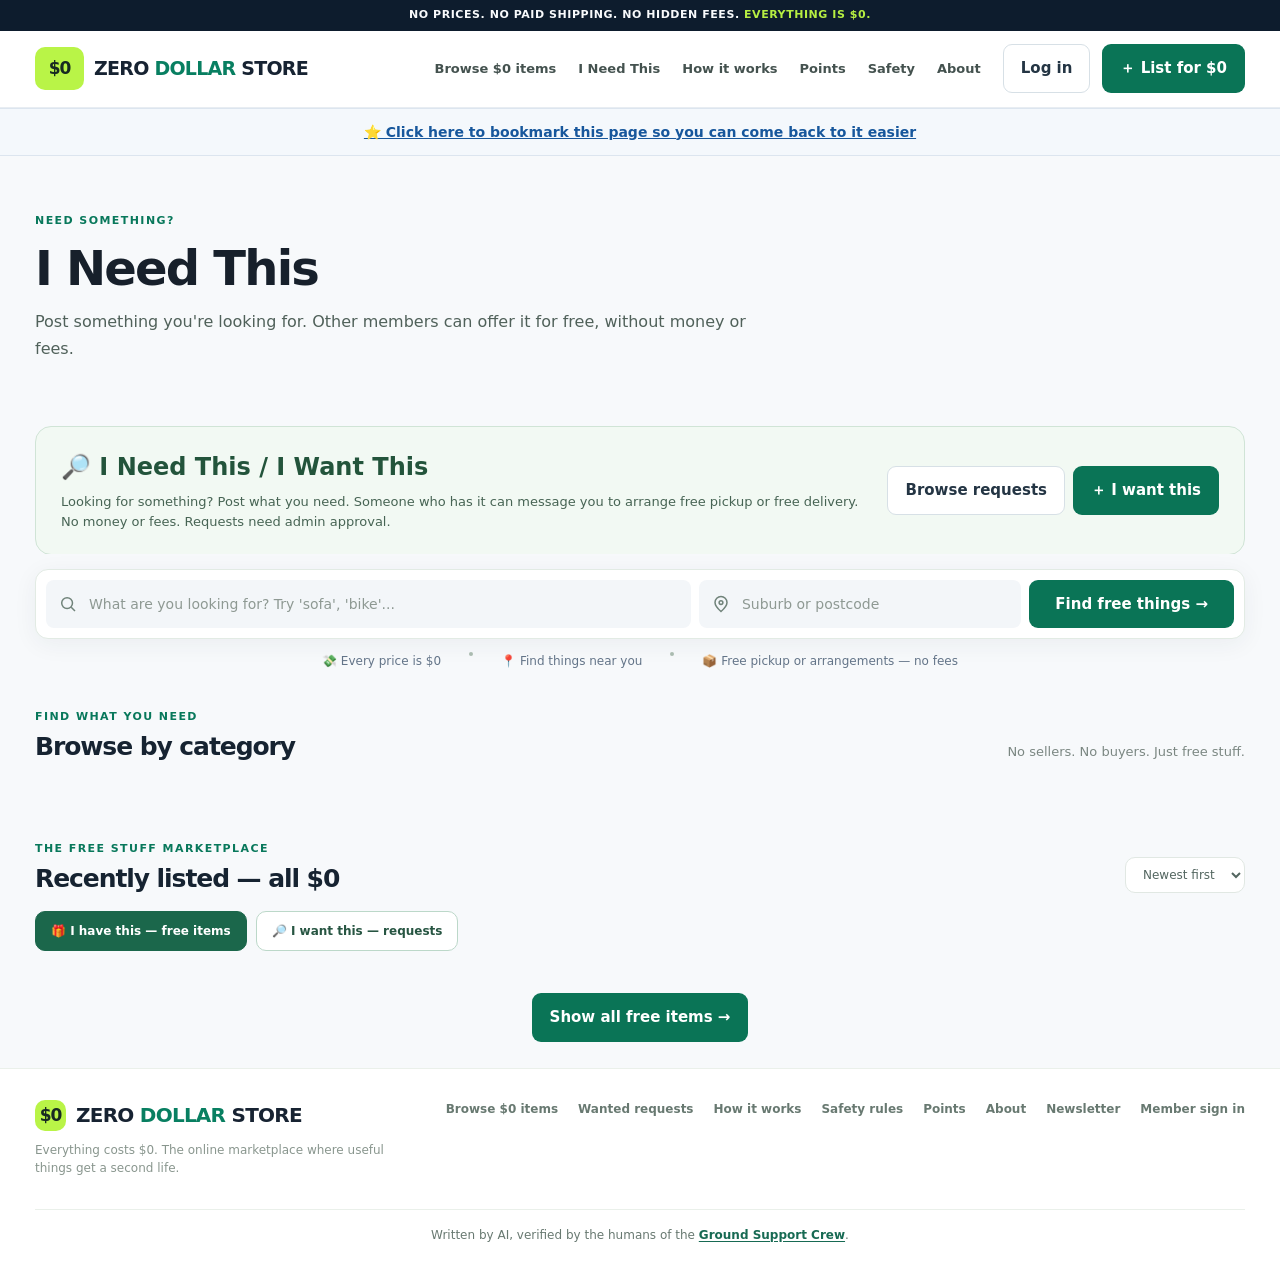
<file: wanted.html>
<!doctype html>
<html lang="en-AU">
<head>
<!-- Google tag (gtag.js) -->
<script async src="https://www.googletagmanager.com/gtag/js?id=G-P8K5Z5W0C9"></script>
<script>
  window.dataLayer = window.dataLayer || [];
  function gtag(){dataLayer.push(arguments);}
  gtag('js', new Date());
  gtag('config', 'G-P8K5Z5W0C9');
</script>

<script async src="https://pagead2.googlesyndication.com/pagead/js/adsbygoogle.js?client=ca-pub-9787434995644987"
     crossorigin="anonymous"></script>
  <meta charset="utf-8">
  <meta name="viewport" content="width=device-width, initial-scale=1">
  <meta name="theme-color" content="#123f36">
  <meta name="description" content="Browse and post requests for free items.">
  <title>I Need This — requests | Zero Dollar Store</title>
  <link rel="stylesheet" href="assets/styles.css?v=20261021-linkfix">
</head>
<body data-page="wanted">
  <div class="announcement">NO PRICES. NO PAID SHIPPING. NO HIDDEN FEES. <span>EVERYTHING IS $0.</span></div>
  <header class="header">
    <div class="container header-row">
      <a class="brand" href="index.html" aria-label="Zero Dollar Store home"><span class="brand-emblem" aria-hidden="true">$0</span><span class="brand-name">ZERO <strong>DOLLAR</strong> STORE</span></a>
      <nav class="nav" aria-label="Main navigation"><a href="browse.html">Browse $0 items</a><a href="wanted.html">I Need This</a><a href="how-it-works.html">How it works</a><a href="points.html">Points</a><a href="safety.html">Safety</a><a href="about.html">About</a></nav>
      <div class="header-actions"><button class="btn btn-ghost" id="loginTop">Log in</button><button class="btn btn-ghost" id="adminBell" type="button" hidden title="Administrator reviews">🛡️ Admin <span id="adminPendingCount">0</span></button><button class="btn" id="postTop">＋ List for $0</button><button class="mobile-menu" aria-label="Open navigation" id="mobileMenu">☰</button></div>
    </div>
  </header>
<div class="gsc-bookmark" style="text-align:center;padding:12px 16px;background:#f4f8fc;border-block:1px solid #dce5ef"><button type="button" class="gsc-bookmark-button" style="background:none;border:0;color:#17579c;text-decoration:underline;font:600 14px system-ui;cursor:pointer">⭐ Click here to bookmark this page so you can come back to it easier</button><p class="gsc-bookmark-help" role="status" aria-live="polite" style="display:none;font:14px/1.5 system-ui;margin:8px auto 0;max-width:600px"></p></div><main id="top">
<div class="container page-intro"><p class="kicker">NEED SOMETHING?</p><h1>I Need This</h1><p>Post something you're looking for. Other members can offer it for free, without money or fees.</p></div>
    <section id="wanted" class="container wanted-callout"><div><h2>🔎 I Need This / I Want This</h2><p>Looking for something? Post what you need. Someone who has it can message you to arrange free pickup or free delivery. No money or fees. Requests need admin approval.</p></div><div class="wanted-actions"><button type="button" class="btn btn-ghost" id="wantedBrowse">Browse requests</button><button type="button" class="btn" id="wantedPost">＋ I want this</button></div></section>
<div class="search-shell"><div class="container"><form id="searchForm" class="search-bar">
      <label class="search-control"><svg viewBox="0 0 24 24" fill="none" stroke="currentColor" stroke-width="2" aria-hidden="true"><circle cx="10.8" cy="10.8" r="7.2"/><path d="m16.3 16.3 5 5"/></svg><input id="searchText" placeholder="What are you looking for? Try 'sofa', 'bike'..." aria-label="Search $0 listings"></label>
      <label class="search-control"><svg viewBox="0 0 24 24" fill="none" stroke="currentColor" stroke-width="2" aria-hidden="true"><path d="M20 10c0 5-8 12-8 12S4 15 4 10a8 8 0 1 1 16 0Z"/><circle cx="12" cy="10" r="2.5"/></svg><input id="searchArea" placeholder="Suburb or postcode" aria-label="Search suburb" value=""></label>
      <button type="submit" class="btn">Find free things →</button>
    </form><div class="trust-row"><span>💸 Every price is $0</span><span class="dot"></span><span>📍 Find things near you</span><span class="dot"></span><span>📦 Free pickup or arrangements — no fees</span></div></div></div>
    <section class="section container" id="categories"><div class="section-title-row"><div><p class="kicker">Find what you need</p><h2 class="section-title">Browse by category</h2></div><span class="muted">No sellers. No buyers. Just free stuff.</span></div><div class="categories" id="categoryGrid"></div></section>
<section class="section container browse" id="browse"><div class="browse-head"><div><p class="kicker">THE FREE STUFF MARKETPLACE</p><div class="browse-title-area"><h2 class="section-title" id="browseHeading">Recently listed — all $0</h2><span id="resultCount" class="result-count"></span></div></div><select class="sort" id="sortBy" aria-label="Sort listings"><option value="recent">Newest first</option><option value="alpha">A to Z</option></select></div><div class="listing-view-tabs" role="group" aria-label="Free items or wanted requests"><button type="button" data-listing-view="have" aria-pressed="true">🎁 I have this — free items</button><button type="button" data-listing-view="want" aria-pressed="false">🔎 I want this — requests</button></div><div class="items-grid" id="itemsGrid"></div><div class="more-wrap"><button class="btn btn-soft" id="resetButton">Show all free items →</button></div></section>
</main>

  <footer class="footer"><div class="container footer-row"><div><a class="brand" href="index.html"><span class="brand-emblem" aria-hidden="true">$0</span><span class="brand-name">ZERO <strong>DOLLAR</strong> STORE</span></a><p>Everything costs $0. The online marketplace where useful things get a second life.</p></div><div class="footer-nav"><a href="browse.html">Browse $0 items</a><a href="wanted.html">Wanted requests</a><a href="how-it-works.html">How it works</a><a href="safety.html">Safety rules</a><a href="points.html">Points</a><a href="about.html">About</a><a href="newsletter.html">Newsletter</a><a href="#" id="footerSignIn">Member sign in</a></div></div><div class="container footer-operator" style="text-align:center">Written by AI, verified by the humans of the <a href="https://groundsupportcrew.com" target="_blank" rel="noopener noreferrer">Ground Support Crew</a>.</div></footer>
  <div class="overlay" id="modalOverlay" role="dialog" aria-modal="true" aria-label="Dialog"><div class="modal" id="modalBody"></div></div><div class="toast" id="toast" role="status" aria-live="polite"></div>
<script type="module" src="assets/app.js?v=20261021-linkfix"></script>
<script>(function(){let b=document.querySelector(".gsc-bookmark-button"),h=document.querySelector(".gsc-bookmark-help");if(!b||!h)return;b.onclick=function(){let a=navigator.userAgent||"";h.textContent=/iPhone|iPad|iPod/i.test(a)?"Tap Share, then Add Bookmark.":/Android/i.test(a)?"Open the browser menu and choose Add to bookmarks.":/Macintosh|Mac OS X/i.test(a)?"Press Command (⌘) + D to bookmark this page.":"Press Ctrl + D to bookmark this page.";h.style.display="block"}})();</script></body>
</html>
</file>
<file: assets/styles.css>
:root{--ink:#1b2b28;--muted:#6c7774;--green:#176a53;--deep:#123f36;--mint:#eaf7ed;--accent:#c9ed83;--line:#e4ebe6;--cream:#fbfaf6;--paper:#fff;--gold:#f9e8bb;--shadow:0 14px 36px rgba(22,66,46,.09)}
    *{box-sizing:border-box}html{scroll-behavior:smooth}body{margin:0;background:var(--paper);color:var(--ink);font:15px/1.5 ui-sans-serif,system-ui,-apple-system,BlinkMacSystemFont,"Segoe UI",sans-serif;-webkit-font-smoothing:antialiased}
    button,input,select,textarea{font:inherit}button{cursor:pointer}button:focus-visible,input:focus-visible,textarea:focus-visible,select:focus-visible{outline:3px solid #85bb9e;outline-offset:2px}a{color:inherit;text-decoration:none}
    .container{width:min(1192px,calc(100% - 48px));margin:auto}.announcement{background:var(--deep);color:#fff;text-align:center;font-size:12px;font-weight:650;letter-spacing:.01em;padding:9px 14px}.announcement span{color:var(--accent)}
    .header{background:white;position:sticky;top:0;z-index:30;border-bottom:1px solid #edf1ed}.header-row{min-height:80px;display:flex;align-items:center;justify-content:space-between;gap:28px}.brand{display:inline-flex;align-items:center;gap:10px;font-size:25px;letter-spacing:-1.4px;font-weight:850;white-space:nowrap}.brand-emblem{height:39px;width:39px;display:grid;place-items:center;border-radius:13px;background:var(--deep)}.brand-emblem svg{width:25px;height:25px}.brand-name strong{color:var(--green)}.nav{display:flex;gap:29px;margin-left:auto;align-items:center;font-size:13px;color:#44524f;font-weight:650}.nav a:hover{color:var(--green)}.header-actions{display:flex;align-items:center;gap:12px}.btn{border:1px solid transparent;border-radius:12px;padding:11px 18px;font-weight:750;display:inline-flex;align-items:center;justify-content:center;gap:8px;background:var(--green);color:#fff;white-space:nowrap;transition:transform .16s,background .16s}.btn:hover{transform:translateY(-1px);background:#125741}.btn-ghost{background:#fff;color:#273832;border-color:#d9e4dd}.btn-ghost:hover{background:#f6faf7}.btn-dark{background:var(--deep)}.btn-soft{background:#e8f4e9;color:#176a53}.btn-soft:hover{background:#d8eedd}.mobile-menu{display:none}
    .hero-wrap{background:linear-gradient(125deg,#f1f9ed 0%,#eef8ed 51%,#e4f4e8 100%);overflow:hidden;position:relative}.hero-wrap:before{content:"";position:absolute;width:410px;height:410px;border-radius:50%;background:rgba(223,243,208,.6);right:-110px;top:-200px}.hero{display:grid;grid-template-columns:1.13fr .87fr;align-items:center;gap:30px;min-height:410px;padding:47px 0 33px}.eyebrow{font-size:11px;text-transform:uppercase;letter-spacing:.15em;font-weight:850;color:#2f8165;display:inline-flex;align-items:center;gap:8px}.eyebrow:before{content:"";width:7px;height:7px;border-radius:50%;background:#84b94b}.hero h1{font-size:clamp(38px,4.1vw,62px);letter-spacing:-.062em;line-height:1.08;margin:13px 0 19px;font-weight:850;max-width:670px}.hero h1 em{font-style:normal;color:var(--green)}.hero-description{color:#526762;font-size:16px;line-height:1.65;max-width:555px;margin-bottom:24px}.hero-features{display:flex;gap:19px;flex-wrap:wrap;font-size:12px;font-weight:750;color:#2c6252}.hero-features span{display:flex;align-items:center;gap:7px}.check{display:inline-grid;place-items:center;width:17px;height:17px;border-radius:50%;background:#cae7d0;color:#226d4d;font-weight:900;font-size:11px}.hero-graphic{position:relative;min-width:0;display:flex;align-items:center;justify-content:center}.hero-picture{height:310px;width:440px;max-width:100%;background:#d9ebd7;border-radius:50% 45% 42% 50%;display:grid;place-items:center;position:relative;transform:rotate(-4deg)}.hero-picture img{width:100%;height:100%;object-fit:contain;transform:rotate(4deg) scale(1.07)}.floating-note{position:absolute;background:#fff;box-shadow:0 9px 23px rgba(24,90,52,.13);border-radius:13px;padding:10px 14px;display:flex;align-items:center;gap:9px;max-width:198px;font-size:11px;color:#64716e;font-weight:650}.floating-note b{color:var(--deep);display:block;font-size:12px}.floating-note.one{left:-2px;top:33px;transform:rotate(-5deg)}.floating-note.two{right:-4px;bottom:38px;transform:rotate(5deg)}.bubble{height:31px;width:31px;border-radius:50%;display:grid;place-items:center;background:#ffefb9;font-size:16px;flex:none}.bubble.green{background:#dcf5df}
    .search-shell{position:relative;margin-top:-1px;background:linear-gradient(180deg,#eaf6e9 50%,#fff 50%)}.search-bar{background:white;border:1px solid #e2ebe4;padding:10px;display:grid;grid-template-columns:minmax(0,1.6fr) minmax(175px,.8fr) auto;gap:8px;box-shadow:var(--shadow);border-radius:18px}.search-control{display:flex;gap:10px;align-items:center;background:#f7f9f6;border-radius:11px;padding:9px 13px}.search-control svg{width:18px;height:18px;flex:none;color:#70837a}.search-control input{border:0;outline:0!important;background:transparent;width:100%;font-size:14px;color:var(--ink);min-height:29px}.search-control input::placeholder{color:#8e9993}.search-bar .btn{border-radius:11px;padding:12px 25px}
    .trust-row{display:flex;justify-content:center;gap:28px;flex-wrap:wrap;margin:20px auto 31px;color:#73827a;font-size:12px}.trust-row span{display:inline-flex;align-items:center;gap:8px}.dot{height:4px;width:4px;background:#aabbb0;border-radius:50%}
    .section{padding:42px 0}.section-title-row{display:flex;align-items:flex-end;justify-content:space-between;gap:16px;margin-bottom:21px}.kicker{color:var(--green);text-transform:uppercase;font-size:11px;font-weight:850;letter-spacing:.13em;margin:0 0 7px}.section-title{font-size:31px;line-height:1.14;letter-spacing:-.043em;margin:0;font-weight:840}.muted{color:#7b8782;font-size:13px}.categories{display:grid;grid-template-columns:repeat(8,minmax(0,1fr));gap:12px}.category{border:1px solid var(--line);background:#fff;min-height:110px;border-radius:16px;display:flex;flex-direction:column;gap:11px;align-items:center;justify-content:center;color:#33443e;font-weight:750;font-size:12px;transition:.16s;text-align:center;padding:12px 6px}.category:hover,.category.active{border-color:#81bea0;background:#f1faf2;transform:translateY(-2px)}.category .cat-emoji{font-size:27px;line-height:1}
    .ad-wide{margin:15px 0 0;border:1px dashed #d7dfd8;background:linear-gradient(100deg,#fbfbf6,#f6f9f4);border-radius:16px;min-height:104px;padding:19px 25px;display:flex;align-items:center;justify-content:space-between;gap:20px}.ad-wide .ad-label,.ad-card .ad-label{font-size:9px;letter-spacing:.13em;font-weight:850;color:#839088}.ad-wide h3{font-size:18px;letter-spacing:-.03em;margin:5px 0 3px}.ad-wide p{color:#7f8a85;margin:0;font-size:12px}.ad-outline{border:1px solid #cbd8ce;border-radius:10px;padding:10px 15px;color:#64776d;background:transparent;font-weight:700;font-size:12px}
    .browse{padding-top:36px}.browse-head{display:flex;justify-content:space-between;align-items:flex-end;gap:15px;margin-bottom:18px}.browse-title-area{display:flex;gap:12px;align-items:baseline;flex-wrap:wrap}.result-count{font-size:12px;color:#83908a}.sort{padding:9px 13px;border-radius:10px;border:1px solid #e1e8e3;background:white;color:#536660;font-size:12px}.items-grid{display:grid;grid-template-columns:repeat(4,minmax(0,1fr));gap:19px}.item-card{min-width:0;border:1px solid #e9eee9;border-radius:17px;overflow:hidden;background:white;transition:box-shadow .18s,transform .18s;cursor:pointer}.item-card:hover{transform:translateY(-3px);box-shadow:0 12px 30px rgba(25,53,34,.08)}.item-image{height:169px;position:relative;background:#ecf4e9;overflow:hidden}.item-image img{display:block;width:100%;height:100%;object-fit:cover}.free-chip{position:absolute;top:11px;left:11px;border-radius:8px;padding:5px 9px;background:#fff;color:#237558;font-size:10px;letter-spacing:.06em;font-weight:900;box-shadow:0 2px 6px #00000010}.save{position:absolute;top:9px;right:9px;width:32px;height:32px;border:none;background:#fffffff0;border-radius:50%;font-size:19px;color:#71817a;display:grid;place-items:center}.save.saved{color:#c84e63}.item-body{padding:13px 14px 15px}.item-card h3{font-size:14px;line-height:1.4;font-weight:790;letter-spacing:-.015em;margin:0 0 6px;min-height:21px}.condition{font-size:11px;color:#7b8882;margin-bottom:14px}.item-footer{display:flex;justify-content:space-between;gap:8px;font-size:11px;color:#728179}.item-footer strong{font-weight:650;color:#455b50}.ad-card{border:1px dashed #cedbd3;border-radius:17px;padding:20px;display:flex;flex-direction:column;align-items:center;justify-content:center;text-align:center;background:radial-gradient(circle at 30% 30%,#fcfcf5,#f4f8f0);min-height:300px}.ad-card .ad-icon{height:61px;width:61px;border-radius:20px;background:#e4f0df;display:grid;place-items:center;font-size:28px;margin:15px 0}.ad-card h3{font-size:18px;line-height:1.2;letter-spacing:-.03em;margin:0 0 9px}.ad-card p{font-size:12px;color:#778780;max-width:180px;margin:0}.ad-card .ad-label{align-self:flex-start}.empty{grid-column:1/-1;padding:50px;text-align:center;border:1px dashed #d6e1d8;border-radius:16px;color:#62766b}
    .more-wrap{text-align:center;margin:25px 0 0}.more-wrap .btn{min-width:180px}.how-section{background:#f7faf6;margin-top:35px;padding:61px 0}.how-grid{display:grid;grid-template-columns:repeat(3,1fr);gap:20px;margin-top:29px}.step{border:1px solid #e3eae1;background:#fff;border-radius:17px;padding:23px 25px;min-height:180px}.step-icon{display:grid;place-items:center;background:#e5f4e8;border-radius:14px;width:45px;height:45px;font-size:22px;margin-bottom:17px}.step h3{font-size:16px;margin:0 0 6px}.step p{color:#738178;font-size:13px;margin:0;max-width:300px}.security{display:flex;align-items:center;gap:22px;background:#f8f0d9;border-radius:18px;padding:24px;margin-top:34px}.security-icon{font-size:32px}.security h3{margin:0 0 3px;letter-spacing:-.015em}.security p{font-size:13px;margin:0;color:#6f6d5b}.security a{font-weight:800;color:#326d58;text-decoration:underline}
    .newsletter{margin:52px 0 40px;border-radius:24px;background:var(--deep);color:white;padding:35px 42px;display:grid;grid-template-columns:1fr minmax(270px,.85fr);gap:25px;align-items:center;position:relative;overflow:hidden}.newsletter:after{content:"";position:absolute;width:290px;height:290px;border:55px solid #2c6656;border-radius:50%;right:-180px;bottom:-225px;opacity:.6}.newsletter h2{font-size:29px;letter-spacing:-.04em;line-height:1.15;margin:0 0 10px}.newsletter p{color:#c1d8ce;font-size:13px;margin:0;max-width:470px}.newsletter form{position:relative;z-index:1}.newsletter-fields{display:flex;gap:8px}.newsletter input[type=email]{width:100%;min-width:0;background:#fff;border:0;border-radius:10px;padding:12px 14px;color:#203e31}.newsletter .btn{background:var(--accent);color:#284b36;border-radius:10px}.newsletter label{display:flex;gap:8px;color:#bed7ca;font-size:11px;line-height:1.4;margin-top:11px;align-items:flex-start}.newsletter label input{margin-top:2px;accent-color:#bbed7e}
    .footer{border-top:1px solid #eaf0ea;padding:31px 0 35px}.footer-row{display:flex;justify-content:space-between;align-items:flex-start;gap:30px}.footer .brand{font-size:20px}.footer .brand-emblem{height:31px;width:31px;border-radius:10px}.footer .brand-emblem svg{height:19px;width:19px}.footer p{font-size:12px;color:#89968e;max-width:365px;margin:10px 0}.footer-nav{display:flex;gap:20px;flex-wrap:wrap;font-size:12px;color:#687971;font-weight:600}.footer-nav a:hover{text-decoration:underline}.demo-ribbon{background:#fffae9;border-top:1px solid #f1e4bc;color:#8a6a27;font-size:11px;text-align:center;padding:9px 15px}
    .overlay{position:fixed;inset:0;background:rgba(15,32,24,.56);z-index:80;display:none;align-items:center;justify-content:center;padding:20px;overflow:auto}.overlay.show{display:flex}.modal{width:min(490px,100%);background:white;border-radius:21px;box-shadow:0 25px 70px #09221444;padding:25px;max-height:min(90vh,800px);overflow:auto;position:relative}.modal.large{width:min(580px,100%)}.modal h2{font-size:25px;letter-spacing:-.04em;margin:0 32px 9px 0}.modal .sub{color:#6e7a74;font-size:13px;margin-bottom:22px}.modal-close{border:0;background:#f3f7f3;color:#4b5d50;border-radius:50%;width:32px;height:32px;display:grid;place-items:center;position:absolute;top:18px;right:18px;font-size:21px}.auth-btn{width:100%;border:1px solid #e2e8e3;background:white;border-radius:11px;padding:12px;display:flex;gap:12px;align-items:center;justify-content:center;font-weight:750;margin-bottom:10px}.auth-btn:hover{background:#f6faf7}.auth-mark{font-size:20px;line-height:1;color:#2c66a5}.auth-mark.microsoft{display:grid;grid-template-columns:1fr 1fr;gap:2px;width:18px;height:18px}.auth-mark.microsoft i{display:block;background:#e96339}.auth-mark.microsoft i:nth-child(2){background:#80b840}.auth-mark.microsoft i:nth-child(3){background:#46a6d4}.auth-mark.microsoft i:nth-child(4){background:#e5b942}.or{margin:20px 0;display:flex;gap:12px;align-items:center;color:#8e9991;font-size:11px}.or:before,.or:after{content:"";height:1px;background:#e3ebe5;flex:1}.field{margin-bottom:14px}.field label{display:block;font-size:12px;font-weight:800;color:#455b50;margin:0 0 6px}.field input,.field select,.field textarea{display:block;width:100%;padding:11px 12px;border:1px solid #dbe5dd;border-radius:10px;background:#fff;color:#243b30}.field textarea{min-height:90px;resize:vertical}.modal .full{width:100%}.modal-note{border-radius:10px;background:#eff8ed;color:#567263;padding:11px 13px;font-size:12px;margin-top:16px}.modal-note b{font-weight:800}.listing-details img{width:100%;height:220px;object-fit:cover;border-radius:13px;margin:0 0 18px}.listing-details h3{margin:0 0 5px;font-size:22px}.listing-details p{font-size:13px;color:#66776e}.toast{z-index:100;position:fixed;bottom:24px;left:50%;transform:translate(-50%,25px);opacity:0;pointer-events:none;background:#163c31;color:#fff;border-radius:12px;padding:13px 20px;box-shadow:0 15px 35px #0003;font-size:13px;transition:.25s;max-width:90vw;text-align:center}.toast.show{opacity:1;transform:translate(-50%,0)}
    .newsletter-choice{margin-top:15px;background:#f3f9f4;border:1px solid #dbeade;padding:13px 14px;border-radius:12px;color:#315143}.newsletter-choice strong{font-size:13px;display:block;margin-bottom:7px}.newsletter-choice label{display:flex;align-items:flex-start;gap:10px;color:#435c4b;font-size:12px;line-height:1.45}.newsletter-choice input{accent-color:#176a53;margin:3px 0 0;flex:none}.newsletter-choice small{display:block;margin:7px 0 0 22px;color:#76867b;font-size:11px}
    @media(max-width:1070px){.nav{gap:15px}.hero-graphic{transform:scale(.87)}.categories{grid-template-columns:repeat(4,1fr)}.items-grid{grid-template-columns:repeat(3,minmax(0,1fr))}.hero{grid-template-columns:1.1fr .9fr}.hero h1{font-size:51px}}
    @media(max-width:780px){.header-row{min-height:67px}.nav{display:none}.header-actions .btn-ghost{display:none}.mobile-menu{display:flex;border:none;background:#f0f7f1;color:var(--deep);border-radius:9px;padding:9px;font-size:19px}.header-actions .btn{padding:10px 12px;font-size:12px}.brand{font-size:21px}.brand-emblem{width:34px;height:34px}.hero{display:flex;flex-direction:column;align-items:stretch;gap:8px;padding-top:44px;min-height:0}.hero h1{font-size:46px;max-width:620px}.hero-description{margin-bottom:19px}.hero-graphic{height:230px;transform:none}.hero-picture{width:355px;height:225px}.floating-note.one{left:11%;top:13px}.floating-note.two{right:10%;bottom:9px}.search-bar{grid-template-columns:1fr 1fr}.search-bar .btn{grid-column:1/-1}.items-grid{grid-template-columns:repeat(2,minmax(0,1fr))}.how-grid{grid-template-columns:1fr}.step{min-height:130px}.newsletter{grid-template-columns:1fr;padding:28px}.footer-row{flex-direction:column}.search-control{min-width:0}}
    @media(max-width:520px){.container{width:min(100% - 30px,1192px)}.announcement{font-size:10px;padding:8px}.header-row{gap:8px}.brand{font-size:20px}.header-actions{gap:6px}.header-actions .btn{font-size:11px;padding:9px 10px}.hero{padding-top:32px}.hero h1{font-size:39px;margin:12px 0 15px}.hero-description{font-size:14px}.hero-features{gap:11px;font-size:10px}.hero-graphic{height:194px}.hero-picture{height:187px;width:280px}.floating-note{padding:7px 9px;font-size:9px}.floating-note b{font-size:10px}.floating-note.one{left:0;top:0}.floating-note.two{right:0;bottom:4px}.bubble{height:25px;width:25px}.search-bar{grid-template-columns:1fr;gap:7px;padding:8px}.search-bar .btn{grid-column:auto}.search-control{padding:7px 10px}.trust-row{gap:10px;margin-bottom:15px;font-size:10px}.section{padding:32px 0}.section-title{font-size:26px}.categories{grid-template-columns:repeat(4,1fr);gap:7px}.category{min-height:87px;padding:9px 3px;font-size:10px;gap:8px;border-radius:11px}.category .cat-emoji{font-size:23px}.ad-wide{padding:15px;min-height:95px}.ad-wide h3{font-size:15px}.ad-wide .ad-outline{display:none}.browse{padding-top:30px}.browse-head{align-items:flex-start}.sort{font-size:11px;max-width:123px}.items-grid{gap:10px}.item-image{height:128px}.item-body{padding:10px 10px 12px}.item-card h3{font-size:12px}.item-footer{font-size:10px}.condition{font-size:10px;margin-bottom:11px}.ad-card{min-height:240px;padding:13px}.ad-card h3{font-size:15px}.ad-card .ad-icon{width:47px;height:47px;margin:10px 0}.how-section{margin-top:20px;padding:41px 0}.security{padding:19px;gap:10px}.security-icon{font-size:23px}.security h3{font-size:14px}.security p{font-size:11px}.newsletter{margin-top:34px;padding:25px 20px;border-radius:18px}.newsletter h2{font-size:26px}.newsletter-fields{display:flex;flex-direction:column}.newsletter .btn{width:100%}.modal{padding:22px 18px}}
  
  /* Zero Dollar Store: mandatory moderation queue */
 .admin-record{background:#fff;border:1px solid #dbe6e0;border-radius:12px;padding:14px;margin:13px 0}
 .admin-record .muted{margin:4px 0}
 .admin-actions{display:flex;flex-wrap:wrap;gap:7px;margin-top:11px}
 .admin-actions .btn{font-size:12px;padding:8px 11px}
 /* Zero Dollar Store: marketplace redesign */
  :root{--ink:#17202b;--muted:#5e6877;--green:#0b6954;--deep:#0b1220;--mint:#eafcf3;--accent:#bcf647;--line:#e2e6eb;--cream:#f7f9fc;--paper:#fff;--shadow:0 9px 28px rgba(20,38,58,.09)}
  body{background:#f7f9fb;color:#162331}
  .announcement{background:#0d1c2d;color:#f8fafc;letter-spacing:.05em;font-size:11px;padding:7px 10px}
  .announcement span{color:#b6ee42}
  .container{width:min(1210px,calc(100% - 44px))}
  .header{background:#fff;border-bottom:1px solid #e8edf2}
  .header-row{min-height:76px;gap:22px}
  .brand{font-size:19px;font-weight:900;letter-spacing:-.75px;color:#172332}
  .brand-name strong{color:#087f61}
  .brand-emblem{font-size:17px;font-weight:900;color:#172a22;letter-spacing:-1px;background:#b9f447;border-radius:10px;height:43px;width:49px}
  .nav{font-size:13px;gap:22px}
  .btn{border-radius:9px;background:#0a7456;padding:12px 17px;box-shadow:none}
  .btn:hover{background:#08543f}
  .btn-ghost{border-color:#d7e0e6;color:#243544;background:#fff}
  .btn-ghost:hover{background:#f4f6f7}
  .hero-wrap{background:linear-gradient(113deg,#eaf8ff 0%,#f3faff 48%,#ebf6ef 100%);border-bottom:1px solid #e5edf0}
  .hero-wrap:before{width:360px;height:360px;right:6%;top:-110px;background:rgba(172,233,210,.24)}
  .hero{min-height:310px;padding:27px 0 28px;grid-template-columns:1.25fr .75fr;gap:15px}
  .eyebrow{color:#008365;letter-spacing:.12em;font-size:10px}
  .eyebrow:before{background:#98d72a}
  .hero h1{font-size:clamp(36px,4.4vw,58px);line-height:1.05;max-width:710px;margin:11px 0 11px}
  .hero h1 em{color:#087c5f}
  .hero-description{color:#45566a;font-size:14px;line-height:1.6;max-width:585px;margin-bottom:15px}
  .hero-features{color:#365365;gap:15px;font-size:11px}
  .check{background:#d9f9d2;color:#20744f}
  .hero-links{display:flex;gap:9px;margin-top:20px;flex-wrap:wrap}
  .hero-graphic{min-height:245px}
  .zero-sign{position:relative;z-index:1;width:248px;height:229px;display:flex;flex-direction:column;align-items:center;justify-content:center;background:#b9f447;box-shadow:0 15px 28px #213f361b;border-radius:25px;transform:rotate(7deg);border:8px solid #f8fff6}
  .zero-top{font-size:11px;letter-spacing:.12em;font-weight:900;color:#1b3f2b}
  .zero-price{font-size:123px;line-height:1;font-weight:950;letter-spacing:-.11em;transform:translateX(-9px);color:#142b20}
  .zero-bottom{font-size:14px;font-weight:950;letter-spacing:.04em;color:#163621}
  .hero-small{position:absolute;z-index:2;border-radius:12px;padding:12px 15px;display:flex;align-items:center;gap:8px;background:#fff;box-shadow:0 10px 27px #253f471c;font-size:16px;white-space:nowrap}
  .hero-small span{font-size:12px;color:#465565;font-weight:650}
  .hero-small b{font-size:11px;color:#0a7f5d}
  .hero-small.one{left:3%;top:22px;transform:rotate(-8deg)}
  .hero-small.two{right:0;top:65px;transform:rotate(5deg)}
  .hero-small.three{left:10%;bottom:16px;transform:rotate(-2deg)}
  .search-shell{background:#f7f9fb;padding-top:15px}
  .search-bar{border-radius:13px;box-shadow:0 5px 24px #2535480f}
  .search-control{border-radius:8px;background:#f3f6f9}
  .search-bar .btn{border-radius:9px}
  .trust-row{margin:13px auto 13px;color:#637488}
  .section{padding:26px 0}
  .section-title{font-size:25px}
  .kicker{color:#08785b}
  .categories{gap:9px}
  .category{min-height:88px;border-radius:12px;gap:6px;background:#fff;color:#344457;border-color:#e5ebef}
  .category:hover,.category.active{border-color:#72ccaf;background:#eafff6}
  .category .cat-emoji{font-size:26px}
  .ad-wide{min-height:85px;background:#f0f5f8;border-color:#cddce7;border-radius:11px;padding:16px 24px;margin-top:8px}
  .ad-wide h3{margin-top:4px;font-size:16px}
  .browse{padding-top:33px}
  .items-grid{grid-template-columns:repeat(5,minmax(0,1fr));gap:13px}
  .item-card{border-radius:12px;border-color:#e2e9ed}
  .item-image{height:165px;background:#edf3f8}
  .item-card h3{font-size:13px;min-height:0;font-weight:740}
  .item-body{padding:12px 12px 13px}
  .listing-price{color:#0a7456;font-size:21px;line-height:1.12;font-weight:900;letter-spacing:-.04em;margin:7px 0 4px}
  .listing-price small{font-size:10px;letter-spacing:.06em;color:#688073}
  .condition{margin-bottom:9px}
  .free-chip{background:#b9f447;color:#163b28;font-size:11px;border-radius:7px}
  .save{width:29px;height:29px}
  .ad-card{min-height:290px;border-radius:12px;background:#f2f6fb}
  .ad-card .ad-icon{background:#e1ebf2}
  .how-section{margin-top:15px;padding:45px 0;background:#eef3f7}
  .step{border-radius:12px;min-height:158px}
  .step-icon{background:#dff9ec}
  .security{background:#fff1dd;border-radius:12px}
  .newsletter{background:#102a34;border-radius:16px;margin:38px 0 31px}
  .newsletter .btn{background:#baf046;color:#173a28}
  .footer{background:#fff}
  .footer-operator{margin-top:22px;padding-top:16px;border-top:1px solid #eaf0ea;text-align:center;font-size:12px;color:#687971;line-height:1.6}
  .footer-operator a{color:#176a53;font-weight:800;text-decoration:underline;text-underline-offset:2px}
  .footer-operator a:hover,.footer-operator a:focus-visible{color:#0b513b}
  .demo-ribbon{background:#202b3a}
  @media(max-width:1150px){.items-grid{grid-template-columns:repeat(4,minmax(0,1fr))}}
  @media(max-width:840px){.hero{grid-template-columns:1fr 220px;min-height:290px}.zero-sign{width:190px;height:188px}.zero-price{font-size:95px}.hero-small{display:none}.categories{grid-template-columns:repeat(4,minmax(0,1fr))}.items-grid{grid-template-columns:repeat(3,minmax(0,1fr))}}
  @media(max-width:630px){.container{width:min(100% - 26px,1200px)}.header-row{min-height:66px}.brand{font-size:15px;letter-spacing:-.5px}.brand-emblem{height:35px;width:38px;font-size:14px}.hero{display:block;padding:29px 0 25px}.hero h1{font-size:40px}.hero-description{font-size:13px}.hero-graphic{display:none}.hero-links{margin-top:18px}.hero-links .btn{font-size:12px;padding:11px}.trust-row{gap:8px;font-size:10px}.search-shell{padding-top:12px}.section{padding:25px 0}.section-title{font-size:23px}.categories{grid-template-columns:repeat(4,minmax(0,1fr));gap:7px}.category{min-height:83px;font-size:10px;padding:8px 3px}.category .cat-emoji{font-size:23px}.items-grid{grid-template-columns:repeat(2,minmax(0,1fr));gap:10px}.item-image{height:147px}.item-body{padding:10px}.ad-card{min-height:230px}.ad-wide{padding:16px}.newsletter{border-radius:11px}.hero-wrap:before{right:-200px}}

    .auth-message{border:1px solid #e1eee6;background:#f2faf4;padding:11px 14px;border-radius:10px;color:#27634b;font-size:13px;margin:15px 0}.item-image .emoji-placeholder{font-size:60px;display:grid;place-items:center;height:100%}.example-label{background:#364d48;color:#fff;display:inline-block;border-radius:6px;font-size:10px;padding:4px 6px;position:absolute;left:8px;bottom:9px}.busy{opacity:.65;pointer-events:none}.thread{border:1px solid #e6ece8;border-radius:12px;margin:9px 0;padding:12px;background:white}.msg{max-width:85%;background:#eff5f1;padding:10px 13px;margin:8px 0;border-radius:12px}.msg.mine{margin-left:auto;background:#d9f1de}.msg small{display:block;color:#658073;margin-top:5px}.photos-row{display:flex;gap:7px;flex-wrap:wrap}.photos-row img{width:92px;height:80px;border-radius:9px;object-fit:cover}.not-available{font-size:13px;background:#fffae6;color:#765923;padding:10px 12px;border-radius:9px}.modal .field input[type=file]{padding:8px}.filehint{font-size:11px;color:#75867d}.btn:disabled{opacity:.5;cursor:not-allowed}.item-body .listing-price{color:#18805b;font-size:22px;font-weight:900;margin:2px 0}.listing-price small{font-size:11px}.a-link{color:#117d58;font-weight:700;text-decoration:underline}

  /* Zero Dollar Points: visible promotion, no in-site spending yet */
  .points-promo{background:#123e32;color:#f5fff4;border-radius:18px;margin:18px auto 8px;padding:20px 24px;display:flex;align-items:center;gap:18px;box-shadow:0 10px 24px rgba(20,64,46,.10)}
  .points-promo-icon{display:grid;place-items:center;flex:0 0 54px;width:54px;height:54px;background:#d0f49b;color:#235b36;font-size:29px;border-radius:15px;font-weight:900}
  .points-promo-copy{flex:1;min-width:0}
  .points-promo-kicker{font-size:10px;letter-spacing:.12em;font-weight:900;color:#c6f690;text-transform:uppercase;margin:0 0 5px}
  .points-promo h2{font-size:clamp(18px,2.1vw,25px);line-height:1.23;margin:0 0 6px;letter-spacing:-.035em;color:white}
  .points-promo p{font-size:13px;line-height:1.5;margin:0 0 5px;color:#e3f3e9}
  .points-promo small{display:block;color:#b9d4c6;font-size:11px;line-height:1.4}
  .points-promo .btn{background:#c4f188;color:#164b36;flex:0 0 auto;white-space:nowrap;font-weight:850;border:none}
  .points-form-note{padding:12px 14px;border:1px solid #cde5c5;border-radius:11px;background:#f4fbea;color:#285643;font-size:12px;line-height:1.55;margin:0 0 16px}
  .points-form-note strong{color:#175b3c}
  @media(max-width:760px){.points-promo{flex-wrap:wrap}.points-promo .btn{margin-left:72px}}
  @media(max-width:630px){.points-promo{margin:13px auto 5px;padding:17px;gap:11px}.points-promo-icon{width:42px;height:42px;flex-basis:42px;font-size:22px}.points-promo-copy{flex:1 1 calc(100% - 65px)}.points-promo .btn{margin-left:0;width:100%}.points-promo p{font-size:12px}}

[hidden]{display:none!important}
.admin-record{border:1px solid #dae6df;border-radius:12px;padding:13px;margin:10px 0;background:white}
.admin-actions{display:flex;gap:7px;flex-wrap:wrap;margin-top:12px}
.admin-alert-control{border-radius:10px;background:#f0f8f1;padding:13px;margin:12px 0;font-size:12px;color:#2b5b43}
.admin-alert-control p{margin:5px 0}
.email-preview{background:#f3f7f5;border-radius:8px;padding:12px;white-space:pre-wrap;font-size:12px;line-height:1.55;max-height:250px;overflow:auto}
@media(max-width:630px){#adminBell{padding:9px 8px;font-size:11px}}


  #loginTop.admin-user{background:#e7f6e9;color:#205638;border-color:#bddac5}
  .admin-workspace{background:#f0faf3;border:1px solid #d1ead8;padding:18px 22px;border-radius:15px;margin:28px auto}
  .admin-workspace h2{margin:0 0 6px;font-size:21px}.admin-workspace p{font-size:12px;margin:0 0 12px;color:#446353}
  .wanted-callout{display:flex;align-items:center;justify-content:space-between;gap:16px;border-radius:16px;padding:22px 25px;margin:22px auto 0;background:#f2f9f3;border:1px solid #d0e4d6}
  .wanted-callout h2{font-size:24px;color:#23543b;margin:0 0 7px}.wanted-callout p{font-size:13px;line-height:1.55;margin:0;color:#476454}
  .wanted-actions{display:flex;gap:8px;flex:none}.listing-view-tabs{display:flex;gap:9px;margin:15px 0 17px;flex-wrap:wrap}
  .listing-view-tabs button{border:1px solid #bcd8c9;background:white;color:#275542;border-radius:10px;font-size:12px;font-weight:850;padding:10px 15px;cursor:pointer}
  .listing-view-tabs button[aria-pressed="true"]{background:#1b674b;color:white;border-color:#1b674b}
  .wanted-chip{background:#fff0cf;color:#765123;border-radius:7px;padding:4px 7px;font-size:11px;font-weight:850}
  .admin-card-delete{color:#9c3434;background:#fff4f4;border:1px solid #e9c3c3;border-radius:8px;padding:7px 9px;cursor:pointer;font-size:11px;font-weight:850}
  /* Restore readable foreground/background pairing after the later .btn override. */
  .btn.btn-soft{background:#e8f4e9;color:#176a53}
  .btn.btn-soft:hover{background:#d8eedd;color:#12543e}
  /* Browse reset is intentionally a solid-green primary action, with white text. */
  .more-wrap #resetButton{background:#0a7456;color:#ffffff}
  .more-wrap #resetButton:hover{background:#08543f;color:#ffffff}
  .more-wrap #resetButton:focus-visible{outline:3px solid #a2dec0;outline-offset:3px}
  @media(max-width:780px){.header-actions .btn-ghost{display:inline-flex}#adminBell{display:inline-flex!important}}
  #adminBell[hidden]{display:none!important}
  @media(max-width:630px){.header-row{flex-wrap:wrap;gap:5px;padding:7px 0}.header-actions{width:100%;display:flex;justify-content:space-between;gap:5px}
   #loginTop,#adminBell,#postTop{padding:8px 9px;font-size:11px}.wanted-callout{flex-direction:column;align-items:flex-start;padding:16px}
   .wanted-actions{width:100%}.wanted-actions .btn{flex:1;font-size:11px}.wanted-callout h2{font-size:21px}
   .listing-view-tabs button{flex:1;font-size:11px;padding:9px}}

  /* Transparent, factual explanation of who operates and funds Zero Dollar Store. */
  .funding-explainer{background:#f4faf4;border:1px solid #dcecdf;border-radius:18px;padding:26px 30px}
  .funding-explainer h2{margin:0 0 15px;font-size:clamp(23px,2.5vw,31px)}
  .funding-explainer p:not(.kicker){max-width:850px;font-size:14px;color:#435b4d;line-height:1.7;margin:0 0 11px}
  .funding-explainer p:last-child{margin-bottom:0}
  .funding-explainer a{color:#126849;font-weight:800;text-decoration:underline;text-underline-offset:2px}
  @media(max-width:630px){.funding-explainer{padding:21px 17px}.funding-explainer p:not(.kicker){font-size:13px}}

/* Section pages share the same palette and components. */
.page-intro{padding:57px 0 24px}
.page-intro .kicker{margin-bottom:12px}
.page-intro h1{color:var(--ink);font-size:clamp(31px,4vw,48px);letter-spacing:-1.8px;line-height:1.1;max-width:840px;margin:0 0 14px}
.page-intro p:not(.kicker){max-width:740px;color:#50615a;font-size:16px;line-height:1.7;margin:0 0 17px}
.page-actions{display:flex;gap:12px;flex-wrap:wrap;margin-top:18px}
.page-content{padding:12px 0 62px}
.page-card-grid{display:grid;grid-template-columns:repeat(3,minmax(0,1fr));gap:18px;margin:25px auto 40px}
.page-card{border:1px solid var(--line);background:white;padding:26px;border-radius:16px;box-shadow:var(--shadow);display:block}
.page-card:hover{border-color:#9ac8ae}
.page-card .step-icon{margin-bottom:12px}
.page-card h3{font-size:18px;margin:0 0 8px;color:var(--ink)}
.page-card p{font-size:14px;color:#586b60;margin:0 0 15px;line-height:1.6}
.page-card .read-more{color:var(--green);font-weight:800}
.page-note{background:var(--mint);padding:23px 27px;border-radius:15px;margin:24px auto}
.page-note p{margin:8px 0 0;color:#456054}
.page-safety-list{display:grid;grid-template-columns:repeat(2,minmax(0,1fr));gap:16px;margin:24px 0}
.page-safety-list article{background:white;border-radius:14px;border:1px solid var(--line);padding:24px}
.page-safety-list h3{margin:0 0 10px}
.page-safety-list p{color:#516458;line-height:1.6;margin:0}
.page-content .newsletter{margin-top:20px}
.page-content .funding-explainer{margin:0}
.page-content .points-promo{margin-top:16px}
.footer-nav a:hover{text-decoration:underline}
@media(max-width:860px){.page-card-grid{grid-template-columns:1fr 1fr}}
@media(max-width:620px){.page-intro{padding:35px 0 16px}.page-card-grid,.page-safety-list{grid-template-columns:1fr}.page-card{padding:20px}}

.newsletter .newsletter-kicker{color:#c9ed83;margin-bottom:12px}

/* Account newsletter controls: prevent checkbox text and action button overlapping. */
.modal .newsletter-choice{display:flex;flex-direction:column;align-items:stretch;gap:12px}
.modal .newsletter-choice label{display:flex;align-items:flex-start;gap:10px;white-space:normal;line-height:1.5;margin:0;min-width:0}
.modal .newsletter-choice label input[type="checkbox"]{flex:0 0 auto;margin:2px 0 0}
.modal .newsletter-choice [data-action="saveNewsletter"]{position:static;display:inline-flex;align-self:flex-start;margin:0;max-width:100%;white-space:normal;text-align:center}

/* URLs written in listings must look and behave like links, despite the global a reset. */
.modal .listing-description a.listing-external-link,
.modal .listing-description a.listing-external-link:visited {
  color:#155bc4;
  text-decoration:underline;
  text-underline-offset:3px;
  overflow-wrap:anywhere;
  word-break:break-word;
  cursor:pointer;
}
.modal .listing-description a.listing-external-link:hover,
.modal .listing-description a.listing-external-link:focus-visible {
  color:#003f94;
  text-decoration-thickness:2px;
}
</file>
